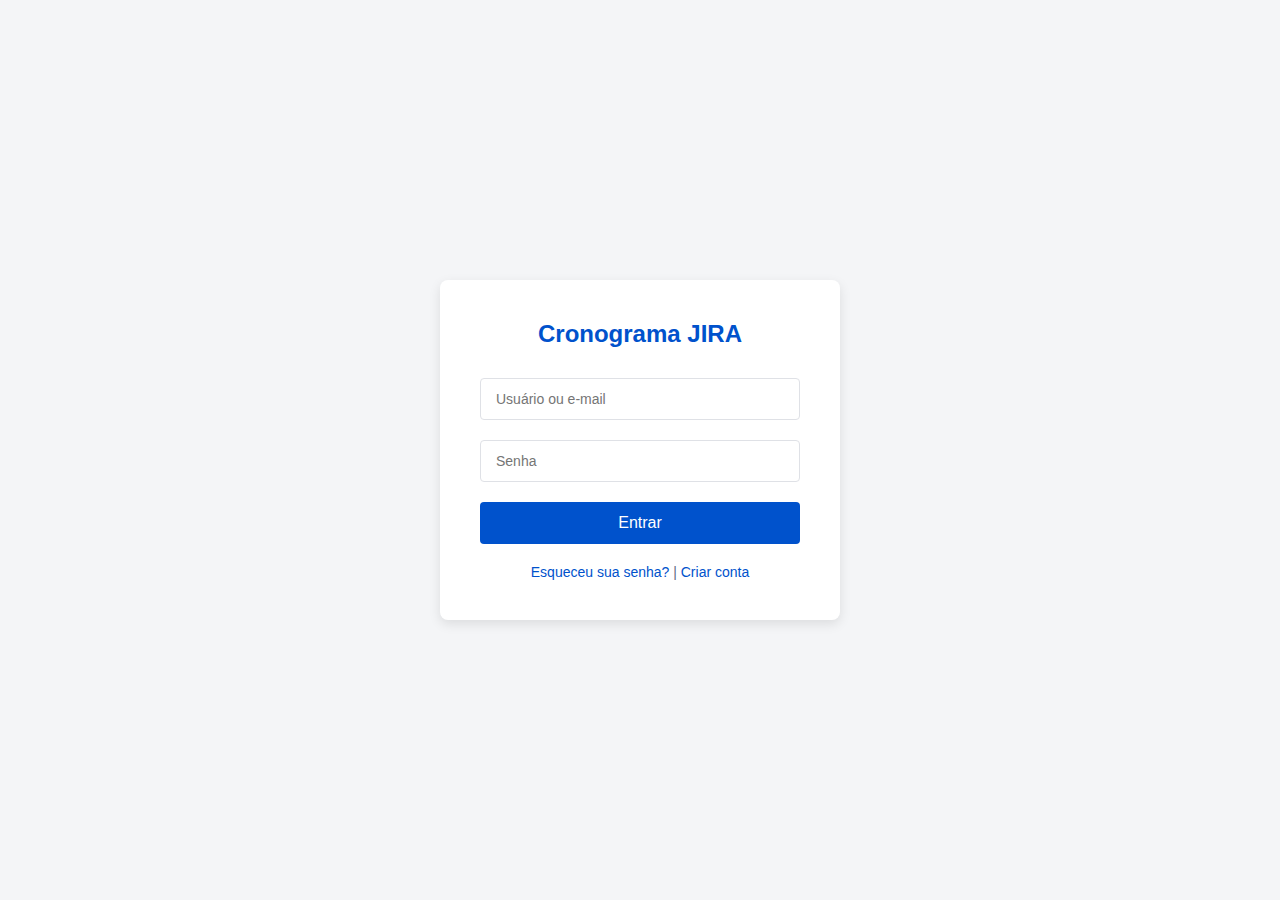
<file: cro/index.html>
<!DOCTYPE html>
<html lang="pt-BR">
<head>
    <meta charset="UTF-8">
    <meta name="viewport" content="width=device-width, initial-scale=1.0">
    <title>Login - Cronograma JIRA</title>
    <style>
        * {
            box-sizing: border-box;
            font-family: 'Segoe UI', Tahoma, Geneva, Verdana, sans-serif;
        }

        body {
            margin: 0;
            padding: 0;
            background-color: #f4f5f7;
            display: flex;
            justify-content: center;
            align-items: center;
            height: 100vh;
        }

        .login-container {
            background-color: white;
            border-radius: 8px;
            box-shadow: 0 4px 12px rgba(0, 0, 0, 0.1);
            width: 400px;
            max-width: 90%;
            padding: 40px;
            text-align: center;
        }

        .login-logo {
            color: #0052cc;
            font-size: 24px;
            font-weight: bold;
            margin-bottom: 30px;
        }

        .login-form input {
            width: 100%;
            padding: 12px 15px;
            margin-bottom: 20px;
            border: 1px solid #dfe1e6;
            border-radius: 4px;
            font-size: 14px;
        }

        .login-form input:focus {
            outline: none;
            border-color: #0052cc;
        }

        .login-button {
            width: 100%;
            padding: 12px;
            background-color: #0052cc;
            color: white;
            border: none;
            border-radius: 4px;
            font-size: 16px;
            font-weight: 500;
            cursor: pointer;
            transition: background-color 0.2s;
        }

        .login-button:hover {
            background-color: #0065ff;
        }

        .login-footer {
            margin-top: 20px;
            font-size: 14px;
            color: #5e6c84;
        }

        .login-footer a {
            color: #0052cc;
            text-decoration: none;
        }

        .error-message {
            color: #ff5630;
            font-size: 14px;
            margin-bottom: 15px;
            display: none;
        }
    </style>
</head>
<body>
    <div class="login-container">
        <div class="login-logo">Cronograma JIRA</div>
        <div class="error-message" id="error-message">Preencha todos os campos</div>
        <form class="login-form" id="login-form">
            <input type="text" id="username" placeholder="Usuário ou e-mail" required>
            <input type="password" id="password" placeholder="Senha" required>
            <button type="submit" class="login-button">Entrar</button>
        </form>
        <div class="login-footer">
            <a href="#">Esqueceu sua senha?</a> | <a href="#">Criar conta</a>
        </div>
    </div>

    <script>
        document.getElementById('login-form').addEventListener('submit', function(e) {
            e.preventDefault();

            const username = document.getElementById('username').value.trim();
            const password = document.getElementById('password').value.trim();

            if (username && password) {
                // Simula login com qualquer usuário/senha preenchidos
                const user = { name: username };
                localStorage.setItem('currentUser', JSON.stringify(user));
                window.location.href = 'cronograma.html';
            } else {
                document.getElementById('error-message').textContent = 'Preencha todos os campos';
                document.getElementById('error-message').style.display = 'block';
            }
        });
    </script>
</body>
</html>
</file>
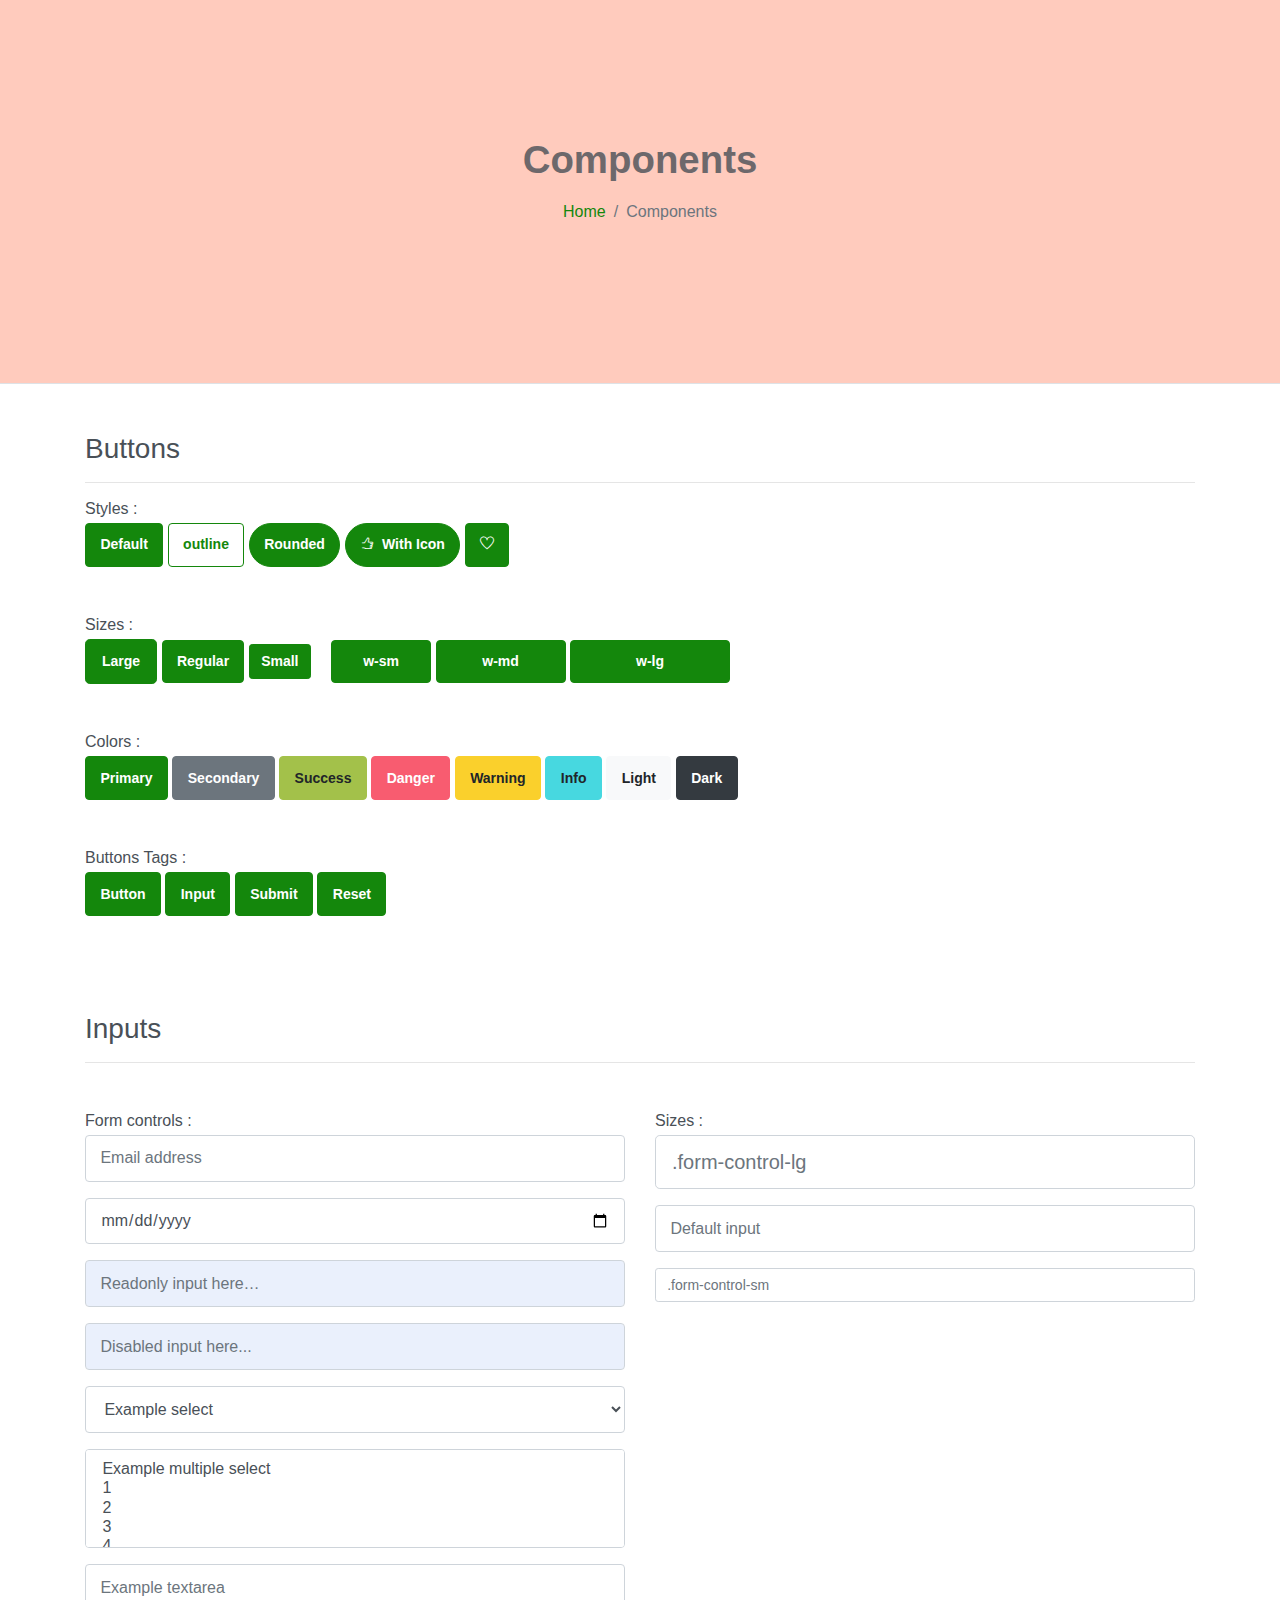
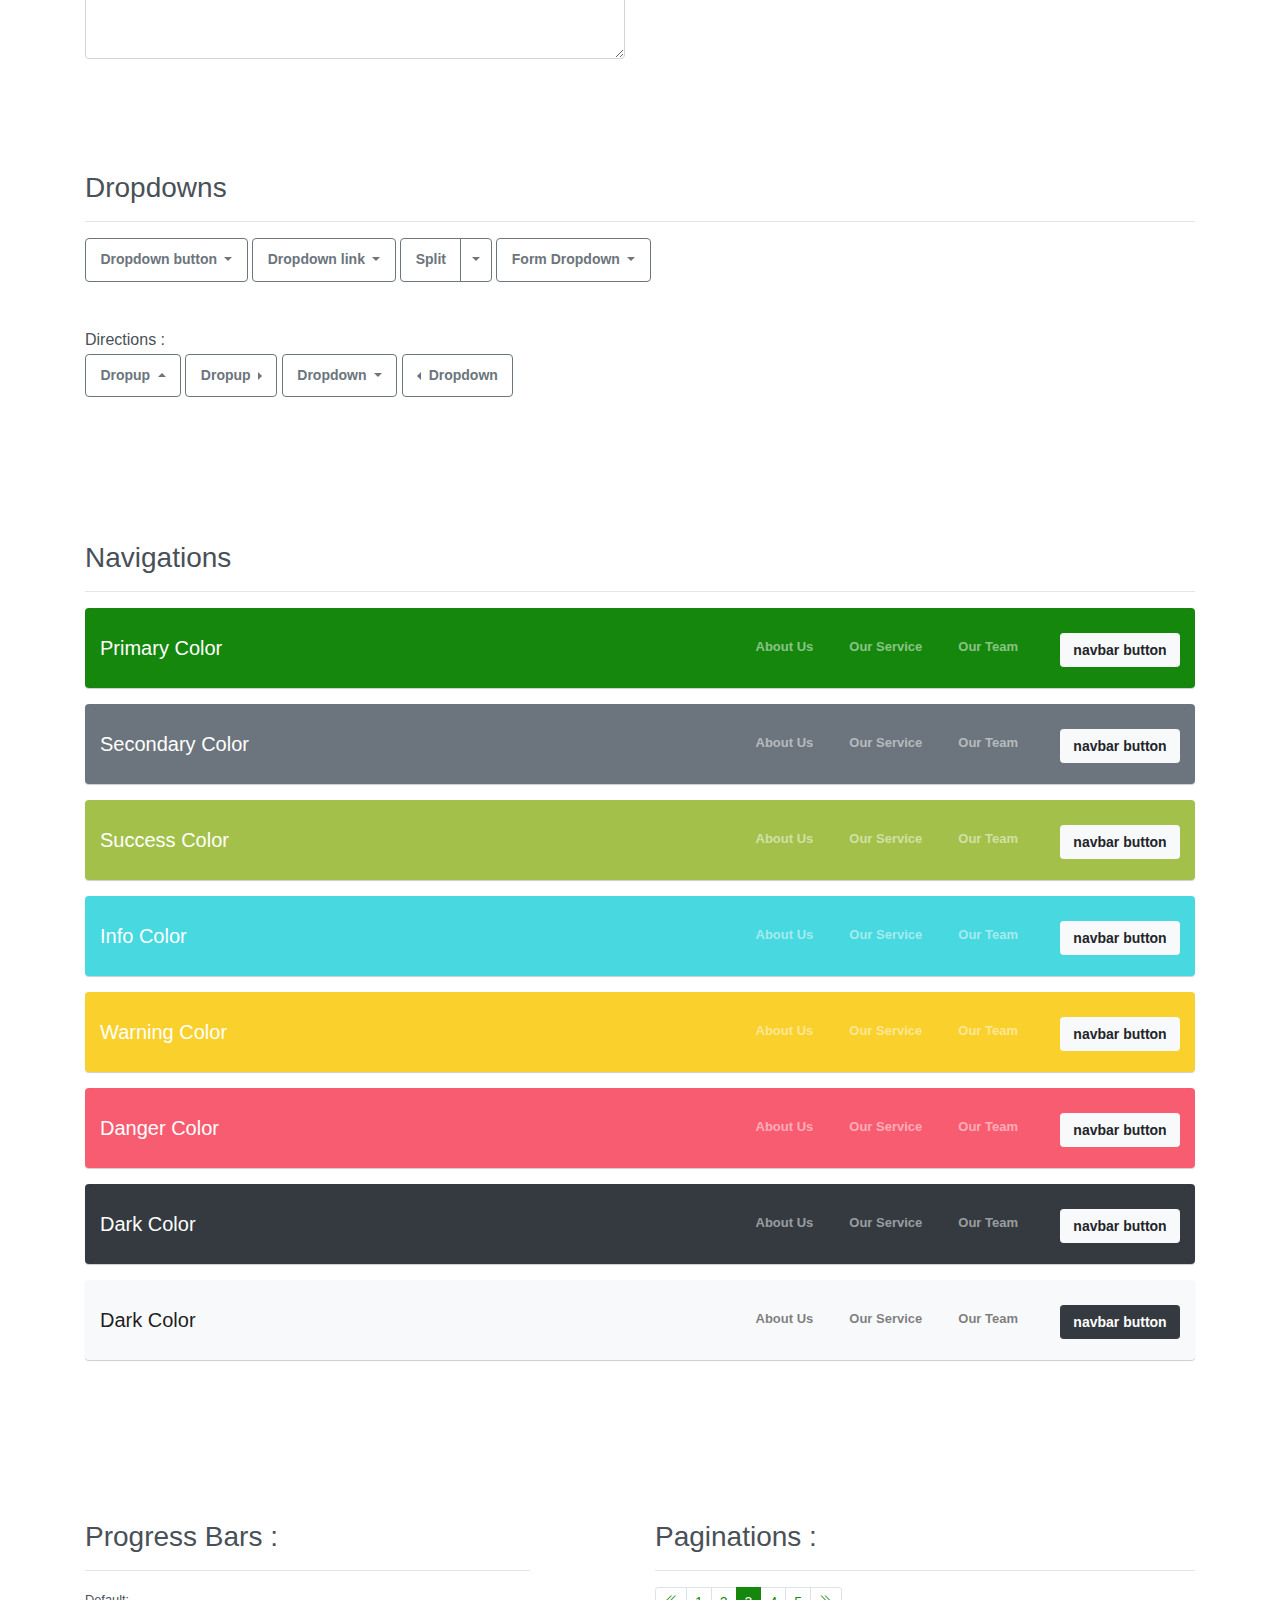
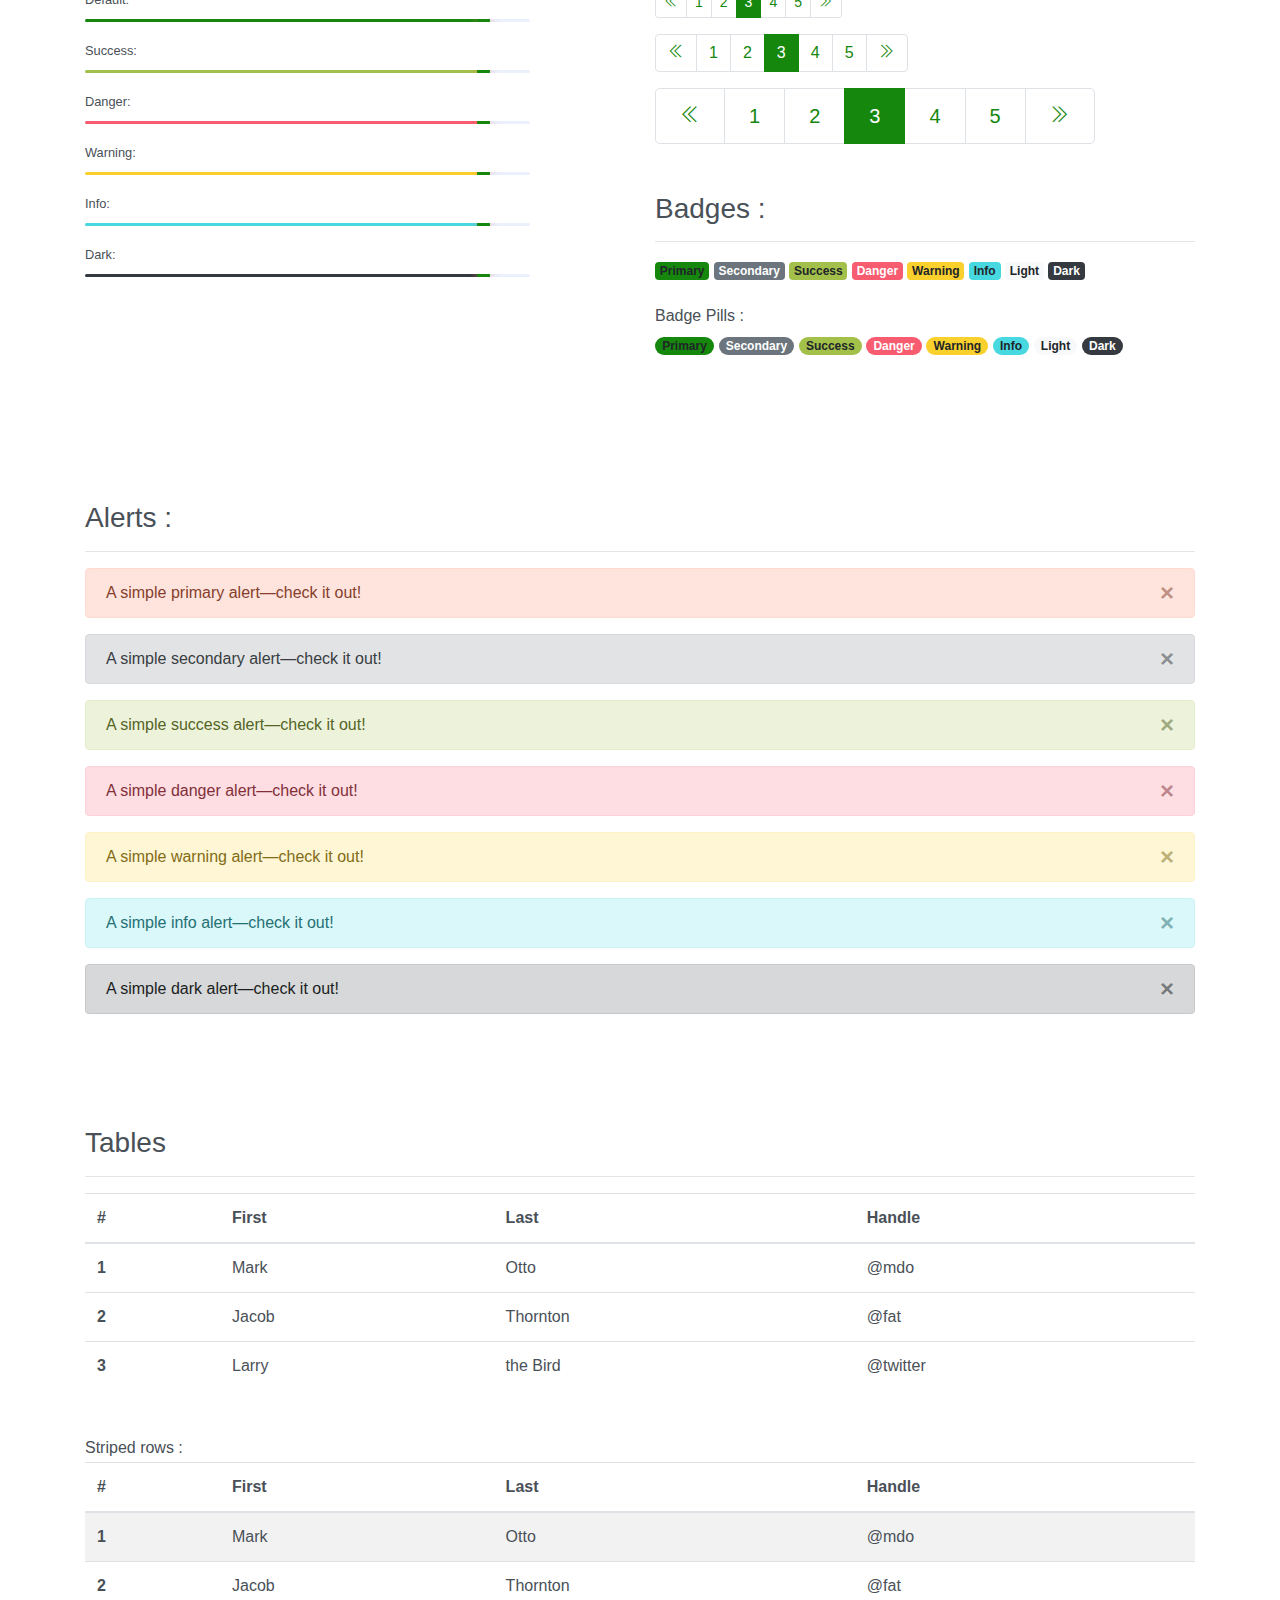
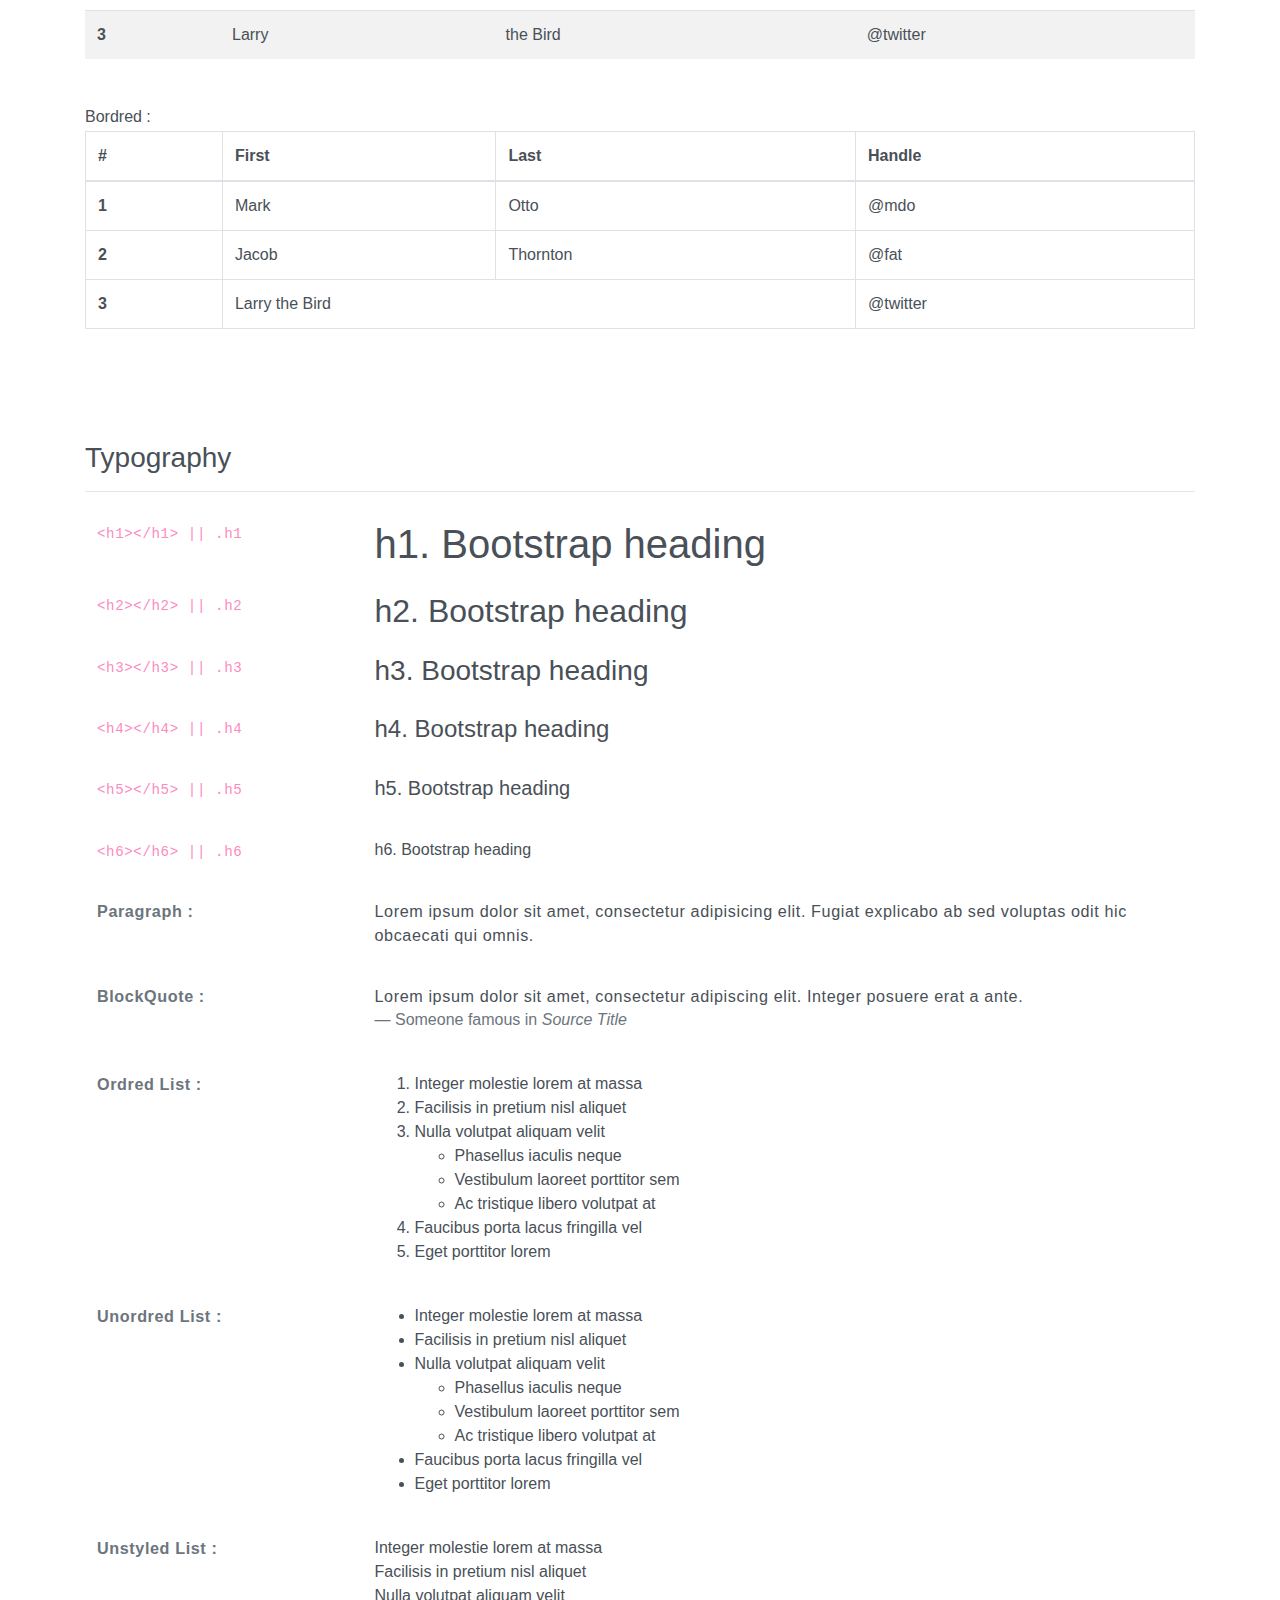
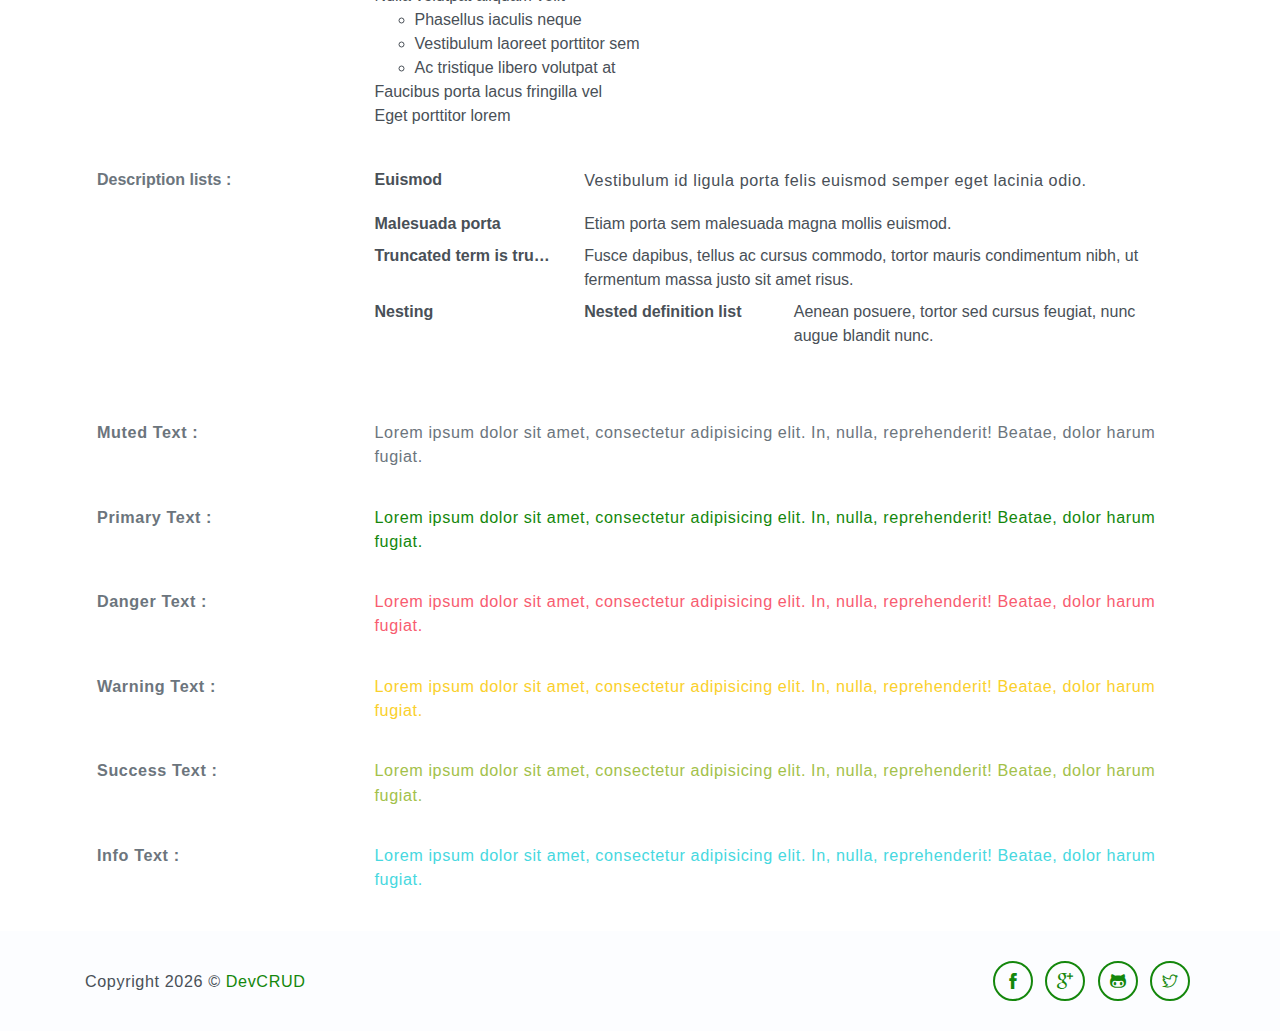
<file: components.html>
<!DOCTYPE html>
<html lang="en">
<head>
   <meta charset="utf-8">
   <meta name="viewport" content="width=device-width, initial-scale=1, shrink-to-fit=no">
   <meta name="description" content="Start your development with Steller landing page.">
   <meta name="author" content="Devcrud">
   <title>Steller | Components</title>
   <!-- font icons -->
   <link rel="stylesheet" href="assets/vendors/themify-icons/css/themify-icons.css">
   <!-- Bootstrap + Steller  -->
   <link rel="stylesheet" href="assets/css/steller.css">
</head>
<body>

   <!-- Page Header -->
   <header class="header header-mini"> 
      <div class="header-title">Components</div> 
      <nav aria-label="breadcrumb">
         <ol class="breadcrumb">
            <li class="breadcrumb-item"><a href="/">Home</a></li>
            <li class="breadcrumb-item active" aria-current="page">Components</li>
         </ol>
      </nav>
   </header> <!-- End Of Page Header -->

   <!-- main content -->
   <div class="container">

      <!-- Buttons -->
      <h3 class="mt-5">Buttons</h3>
      <hr>
      <h6 class="section-secondary-title">Styles :</h6>
      <button class="btn btn-primary">Default</button>
      <button class="btn btn-outline-primary">outline</button>
      <button class="btn btn-primary rounded">Rounded</button>
      <button class="btn btn-primary rounded"><i class="ti-thumb-up pr-1"></i> With Icon</button>
      <button class="btn btn-primary circle"><i class="ti-heart"></i></button>

      <h6 class="section-secondary-title mt-5">Sizes :</h6>
      <button class="btn btn-primary btn-lg">Large</button>
      <button class="btn btn-primary ">Regular</button>
      <button class="btn btn-primary btn-sm">Small</button>
      <button class="btn btn-primary w-sm ml-3">w-sm</button>
      <button class="btn btn-primary w-md">w-md</button>
      <button class="btn btn-primary w-lg">w-lg</button>

      <h6 class="section-secondary-title mt-5">Colors :</h6>          
      <button type="button" class="btn btn-primary">Primary</button>
      <button type="button" class="btn btn-secondary">Secondary</button>
      <button type="button" class="btn btn-success">Success</button>
      <button type="button" class="btn btn-danger">Danger</button>
      <button type="button" class="btn btn-warning">Warning</button>
      <button type="button" class="btn btn-info">Info</button>
      <button type="button" class="btn btn-light">Light</button>
      <button type="button" class="btn btn-dark">Dark</button>

      <h6 class="section-secondary-title mt-5">Buttons Tags :</h6>
      <button class="btn btn-primary" type="submit">Button</button>
      <input class="btn btn-primary" type="button" value="Input">
      <input class="btn btn-primary" type="submit" value="Submit">
      <input class="btn btn-primary" type="reset" value="Reset">
      
      <!-- devider -->
      <div class="py-5"></div>

      <!-- Inputs -->
      <h3>Inputs</h3>
      <hr>
      <div class="row mt-5">
         <div class="col-md-6">
            <h6 class="section-secondary-title">Form controls :</h6>        
            <div class="form-group">
               <input type="email" class="form-control" id="exampleFormControlInput1" placeholder="Email address">
            </div>
            <div class="form-group">
               <input type="date" class="form-control" id="exampleFormControlInput1" placeholder="Date">
            </div>
            <div class="form-group">
               <input class="form-control" type="text" placeholder="Readonly input here…" readonly>
            </div>
            <div class="form-group">
               <input class="form-control" id="disabledInput" type="text" placeholder="Disabled input here..." disabled>
            </div>
            <div class="form-group">
               <select class="form-control" id="exampleFormControlSelect1">
                  <option>Example select</option>
                  <option>1</option>
                  <option>2</option>
                  <option>3</option>
                  <option>4</option>
                  <option>5</option>
               </select>
            </div>
            <div class="form-group">
               <select multiple class="form-control" id="exampleFormControlSelect2">
                  <option>Example multiple select</option>
                  <option>1</option>
                  <option>2</option>
                  <option>3</option>
                  <option>4</option>
                  <option>5</option>
               </select>
            </div>
            <div class="form-group">
               <textarea class="form-control" id="exampleFormControlTextarea1" rows="3" placeholder="Example textarea"></textarea>
            </div>
         </div>
         <div class="col-md-6">
            <h6 class="section-secondary-title">Sizes :</h6>    
            <div class="form-group">
               <input class="form-control form-control-lg" type="text" placeholder=".form-control-lg">             
            </div>
            <div class="form-group">
               <input class="form-control" type="text" placeholder="Default input">
            </div>
            <div class="form-group">
               <input class="form-control form-control-sm" type="text" placeholder=".form-control-sm"> 
            </div>
         </div>
      </div> <!-- end of inputs -->   

      <!-- devider -->
      <div class="py-5"></div>             

      <!-- Dropdowns -->
      <h3 class="components-section-title font-weight-normal">Dropdowns</h3>
      <hr>
      <div class="dropdown d-inline-block">
         <button class="btn btn-outline-secondary dropdown-toggle" type="button" id="dropdownMenuButton" data-toggle="dropdown" aria-haspopup="true" aria-expanded="false">
         Dropdown button
         </button>
         <div class="dropdown-menu" aria-labelledby="dropdownMenuButton">
         <a class="dropdown-item" href="#">Action</a>
         <a class="dropdown-item" href="#">Another action</a>
         <a class="dropdown-item" href="#">Something else here</a>
         </div>
      </div>
      <div class="dropdown d-inline-block">
         <a class="btn btn-outline-secondary dropdown-toggle" href="#" role="button" id="dropdownMenuLink" data-toggle="dropdown" aria-haspopup="true" aria-expanded="false">
            Dropdown link
         </a>
         <div class="dropdown-menu" aria-labelledby="dropdownMenuLink">
            <a class="dropdown-item" href="#">Action</a>
            <a class="dropdown-item" href="#">Another action</a>
            <a class="dropdown-item" href="#">Something else here</a>
         </div>
      </div>
      <div class="btn-group">
         <button type="button" class="btn btn-outline-secondary">Split</button>
         <button type="button" class="btn btn-outline-secondary dropdown-toggle dropdown-toggle-split" data-toggle="dropdown" aria-haspopup="true" aria-expanded="false">
         <span class="sr-only">Toggle Dropdown</span>
         </button>
         <div class="dropdown-menu">
            <a class="dropdown-item" href="#">Action</a>
            <a class="dropdown-item" href="#">Another action</a>
            <a class="dropdown-item" href="#">Something else here</a>
            <div class="dropdown-divider"></div>
            <a class="dropdown-item" href="#">Separated link</a>
         </div>
      </div>
      <div class="btn-group">
         <button class="btn btn-outline-secondary dropdown-toggle" type="button" id="dropdownMenuButton" data-toggle="dropdown" aria-haspopup="true" aria-expanded="false">
            Form Dropdown
         </button>
         <div class="dropdown-menu form">
            <form class="px-4 py-3">
               <div class="form-group">
                  <input type="email" class="form-control" id="exampleDropdownFormEmail1" placeholder="email@example.com">
               </div>
               <div class="form-group">
                  <input type="password" class="form-control" id="exampleDropdownFormPassword1" placeholder="Password">
               </div>
               <div class="form-check mb-3">
                  <input type="checkbox" class="form-check-input" id="dropdownCheck">
                  <label class="form-check-label" for="dropdownCheck">
                     Remember me
                  </label>
               </div>
               <button type="submit" class="btn btn-primary btn-block">Sign in</button>
            </form>
            <div class="dropdown-divider"></div>
            <a class="dropdown-item" href="#"><small>New around here? Sign up</small></a>
            <a class="dropdown-item" href="#"><small>Forgot password?</small></a>
         </div>
      </div>       
      <h6 class="section-secondary-title mt-5">Directions :</h6>  
      <div class="btn-group dropup">
         <button type="button" class="btn btn-outline-secondary dropdown-toggle" data-toggle="dropdown" aria-haspopup="true" aria-expanded="false">
            Dropup
         </button>
         <div class="dropdown-menu">
            <a class="dropdown-item" href="#">Action</a>
            <a class="dropdown-item" href="#">Another action</a>
            <a class="dropdown-item" href="#">Something else here</a>
            <div class="dropdown-divider"></div>
            <a class="dropdown-item" href="#">Separated link</a>
         </div>
      </div>
      <div class="btn-group dropright">
         <button type="button" class="btn btn-outline-secondary dropdown-toggle" data-toggle="dropdown" aria-haspopup="true" aria-expanded="false">
            Dropup
         </button>
         <div class="dropdown-menu">
            <a class="dropdown-item" href="#">Action</a>
            <a class="dropdown-item" href="#">Another action</a>
            <a class="dropdown-item" href="#">Something else here</a>
            <div class="dropdown-divider"></div>
            <a class="dropdown-item" href="#">Separated link</a>
         </div>
      </div>
      <div class="btn-group">
         <button type="button" class="btn btn-outline-secondary dropdown-toggle" data-toggle="dropdown" aria-haspopup="true" aria-expanded="false">
            Dropdown
         </button>
         <div class="dropdown-menu">
            <a class="dropdown-item" href="#">Action</a>
            <a class="dropdown-item" href="#">Another action</a>
            <a class="dropdown-item" href="#">Something else here</a>
            <div class="dropdown-divider"></div>
            <a class="dropdown-item" href="#">Separated link</a>
         </div>
      </div>
      <div class="btn-group dropleft">
         <button type="button" class="btn btn-outline-secondary dropdown-toggle" data-toggle="dropdown" aria-haspopup="true" aria-expanded="false">
            Dropdown
         </button>
         <div class="dropdown-menu">
            <a class="dropdown-item" href="#">Action</a>
            <a class="dropdown-item" href="#">Another action</a>
            <a class="dropdown-item" href="#">Something else here</a>
            <div class="dropdown-divider"></div>
            <a class="dropdown-item" href="#">Separated link</a>
         </div>
      </div> <!-- end of Dropdowns -->  

      <!-- devider -->
      <div class="py-5"></div>   

      <!-- navbars -->
      <h3 class="components-section-title font-weight-normal mt-5">Navigations</h3>
      <hr>
      <nav class="navbar navbar-expand-sm navbar-dark bg-primary rounded shadow mb-3">
         <div class="container">
            <a class="navbar-brand" href="#">Primary Color</a>
            <button class="navbar-toggler ml-auto" type="button" data-toggle="collapse" data-target="#navbarSupportedContent" aria-controls="navbarSupportedContent" aria-expanded="false" aria-label="Toggle navigation">
            <span class="navbar-toggler-icon"></span>
            </button>
            <div class="collapse navbar-collapse" id="navbarSupportedContent">
               <ul class="navbar-nav ml-auto"> 
                  <li class="nav-item">
                     <a class="nav-link" href="#about">About Us</a>
                  </li>
                  <li class="nav-item">
                     <a class="nav-link" href="#service">Our Service</a>
                  </li>
                  <li class="nav-item">
                     <a class="nav-link" href="#team">Our Team</a>
                  </li>
                  <li class="nav-item">
                     <a href="#book-table" class="ml-4 mt-1 btn btn-light btn-sm">navbar button</a>
                  </li>
               </ul>                       
            </div>
         </div>
      </nav>
      <nav class="navbar navbar-expand-sm navbar-dark bg-secondary rounded shadow mb-3">
         <div class="container">
            <a class="navbar-brand" href="#">Secondary Color</a>
            <button class="navbar-toggler ml-auto" type="button" data-toggle="collapse" data-target="#navbarSupportedContent" aria-controls="navbarSupportedContent" aria-expanded="false" aria-label="Toggle navigation">
            <span class="navbar-toggler-icon"></span>
            </button>
            <div class="collapse navbar-collapse" id="navbarSupportedContent">
               <ul class="navbar-nav ml-auto"> 
                  <li class="nav-item">
                     <a class="nav-link" href="#about">About Us</a>
                  </li>
                  <li class="nav-item">
                     <a class="nav-link" href="#service">Our Service</a>
                  </li>
                  <li class="nav-item">
                     <a class="nav-link" href="#team">Our Team</a>
                  </li>
                  <li class="nav-item">
                     <a href="#book-table" class="ml-4 mt-1 btn btn-light btn-sm">navbar button</a>
                  </li>
               </ul>                       
            </div>
         </div>
      </nav>
      <nav class="navbar navbar-expand-sm navbar-dark bg-success rounded shadow mb-3">
         <div class="container">
            <a class="navbar-brand" href="#">Success Color</a>
            <button class="navbar-toggler ml-auto" type="button" data-toggle="collapse" data-target="#navbarSupportedContent" aria-controls="navbarSupportedContent" aria-expanded="false" aria-label="Toggle navigation">
            <span class="navbar-toggler-icon"></span>
            </button>
            <div class="collapse navbar-collapse" id="navbarSupportedContent">
               <ul class="navbar-nav ml-auto"> 
                  <li class="nav-item">
                     <a class="nav-link" href="#about">About Us</a>
                  </li>
                  <li class="nav-item">
                     <a class="nav-link" href="#service">Our Service</a>
                  </li>
                  <li class="nav-item">
                     <a class="nav-link" href="#team">Our Team</a>
                  </li>
                  <li class="nav-item">
                     <a href="#book-table" class="ml-4 mt-1 btn btn-light btn-sm">navbar button</a>
                  </li>
               </ul>                       
            </div>
         </div>
      </nav>
      <nav class="navbar navbar-expand-sm navbar-dark bg-info rounded shadow mb-3">
         <div class="container">
            <a class="navbar-brand" href="#">Info Color</a>
            <button class="navbar-toggler ml-auto" type="button" data-toggle="collapse" data-target="#navbarSupportedContent" aria-controls="navbarSupportedContent" aria-expanded="false" aria-label="Toggle navigation">
            <span class="navbar-toggler-icon"></span>
            </button>
            <div class="collapse navbar-collapse" id="navbarSupportedContent">
               <ul class="navbar-nav ml-auto"> 
                  <li class="nav-item">
                     <a class="nav-link" href="#about">About Us</a>
                  </li>
                  <li class="nav-item">
                     <a class="nav-link" href="#service">Our Service</a>
                  </li>
                  <li class="nav-item">
                     <a class="nav-link" href="#team">Our Team</a>
                  </li>
                  <li class="nav-item">
                     <a href="#book-table" class="ml-4 mt-1 btn btn-light btn-sm">navbar button</a>
                  </li>
               </ul>                       
            </div>
         </div>
      </nav>
      <nav class="navbar navbar-expand-sm navbar-dark bg-warning rounded shadow mb-3">
         <div class="container">
            <a class="navbar-brand" href="#">Warning Color</a>
            <button class="navbar-toggler ml-auto" type="button" data-toggle="collapse" data-target="#navbarSupportedContent" aria-controls="navbarSupportedContent" aria-expanded="false" aria-label="Toggle navigation">
            <span class="navbar-toggler-icon"></span>
            </button>
            <div class="collapse navbar-collapse" id="navbarSupportedContent">
               <ul class="navbar-nav ml-auto"> 
                  <li class="nav-item">
                     <a class="nav-link" href="#about">About Us</a>
                  </li>
                  <li class="nav-item">
                     <a class="nav-link" href="#service">Our Service</a>
                  </li>
                  <li class="nav-item">
                     <a class="nav-link" href="#team">Our Team</a>
                  </li>
                  <li class="nav-item">
                     <a href="#book-table" class="ml-4 mt-1 btn btn-light btn-sm">navbar button</a>
                  </li>
               </ul>                       
            </div>
         </div>
      </nav>
      <nav class="navbar navbar-expand-sm navbar-dark bg-danger rounded shadow mb-3">
         <div class="container">
            <a class="navbar-brand" href="#">Danger Color</a>
            <button class="navbar-toggler ml-auto" type="button" data-toggle="collapse" data-target="#navbarSupportedContent" aria-controls="navbarSupportedContent" aria-expanded="false" aria-label="Toggle navigation">
            <span class="navbar-toggler-icon"></span>
            </button>
            <div class="collapse navbar-collapse" id="navbarSupportedContent">
               <ul class="navbar-nav ml-auto"> 
                  <li class="nav-item">
                     <a class="nav-link" href="#about">About Us</a>
                  </li>
                  <li class="nav-item">
                     <a class="nav-link" href="#service">Our Service</a>
                  </li>
                  <li class="nav-item">
                     <a class="nav-link" href="#team">Our Team</a>
                  </li>
                  <li class="nav-item">
                     <a href="#book-table" class="ml-4 mt-1 btn btn-light btn-sm">navbar button</a>
                  </li>
               </ul>                       
            </div>
         </div>
      </nav>
      <nav class="navbar navbar-expand-sm navbar-dark bg-dark rounded shadow mb-3">
         <div class="container">
            <a class="navbar-brand" href="#">Dark Color</a>
            <button class="navbar-toggler ml-auto" type="button" data-toggle="collapse" data-target="#navbarSupportedContent" aria-controls="navbarSupportedContent" aria-expanded="false" aria-label="Toggle navigation">
            <span class="navbar-toggler-icon"></span>
            </button>
            <div class="collapse navbar-collapse" id="navbarSupportedContent">
               <ul class="navbar-nav ml-auto"> 
                  <li class="nav-item">
                     <a class="nav-link" href="#about">About Us</a>
                  </li>
                  <li class="nav-item">
                     <a class="nav-link" href="#service">Our Service</a>
                  </li>
                  <li class="nav-item">
                     <a class="nav-link" href="#team">Our Team</a>
                  </li>
                  <li class="nav-item">
                     <a href="#book-table" class="ml-4 mt-1 btn btn-light btn-sm">navbar button</a>
                  </li>
               </ul>                       
            </div>
         </div>
      </nav>
      <nav class="navbar navbar-expand-sm navbar-light bg-light rounded shadow mb-3">
         <div class="container">
            <a class="navbar-brand" href="#">Dark Color</a>
            <button class="navbar-toggler ml-auto" type="button" data-toggle="collapse" data-target="#navbarSupportedContent" aria-controls="navbarSupportedContent" aria-expanded="false" aria-label="Toggle navigation">
            <span class="navbar-toggler-icon"></span>
            </button>
            <div class="collapse navbar-collapse" id="navbarSupportedContent">
               <ul class="navbar-nav ml-auto"> 
                  <li class="nav-item">
                     <a class="nav-link" href="#about">About Us</a>
                  </li>
                  <li class="nav-item">
                     <a class="nav-link" href="#service">Our Service</a>
                  </li>
                  <li class="nav-item">
                     <a class="nav-link" href="#team">Our Team</a>
                  </li>
                  <li class="nav-item">
                     <a href="#book-table" class="ml-4 mt-1 btn btn-dark btn-sm">navbar button</a>
                  </li>
               </ul>                       
            </div>
         </div>
      </nav>
      <!-- End of navbars -->

      <!-- devider -->
      <div class="py-5"></div>   
      
      <!-- progress bars -->
      <div class="row justify-content-between">
         <div class="col-md-5">
            <h3 class="components-section-title font-weight-normal mt-5">Progress Bars :</h3>
            <hr>
            <small>Default: </small>
            <div class="progress mt-2 mb-3">
               <div class="progress-bar" role="progressbar" style="width: 90%" aria-valuenow="25" aria-valuemin="0" aria-valuemax="100"><span>90%</span></div>
            </div>
            <small>Success:</small>
            <div class="progress mt-2 mb-3">
               <div class="progress-bar bg-success" role="progressbar" style="width: 90%" aria-valuenow="25" aria-valuemin="0" aria-valuemax="100"><span>90%</span></div>
            </div>
            <small>Danger:</small>
            <div class="progress mt-2 mb-3">
               <div class="progress-bar bg-danger" role="progressbar" style="width: 90%" aria-valuenow="25" aria-valuemin="0" aria-valuemax="100"><span>90%</span></div>
            </div>
            <small>Warning:</small>
            <div class="progress mt-2 mb-3">
               <div class="progress-bar bg-warning" role="progressbar" style="width: 90%" aria-valuenow="25" aria-valuemin="0" aria-valuemax="100"><span>90%</span></div>
            </div>
            <small>Info:</small>
            <div class="progress mt-2 mb-3">
               <div class="progress-bar bg-info" role="progressbar" style="width: 90%" aria-valuenow="25" aria-valuemin="0" aria-valuemax="100"><span>90%</span></div>
            </div>
            <small>Dark:</small>
            <div class="progress mt-2 mb-3">
               <div class="progress-bar bg-dark" role="progressbar" style="width: 90%" aria-valuenow="25" aria-valuemin="0" aria-valuemax="100"><span>90%</span></div>
            </div>
         </div>
         <div class="col-md-6">
            <h3 class="components-section-title font-weight-normal mt-5">Paginations :</h3>
            <hr>
            <nav aria-label="Page navigation example">
               <ul class="pagination pagination-sm">
                  <li class="page-item"><a class="page-link" href="#"><i class="ti-angle-double-left"></i></a></li>
                  <li class="page-item"><a class="page-link" href="#">1</a></li>
                  <li class="page-item"><a class="page-link" href="#">2</a></li>
                  <li class="page-item active"><a class="page-link" href="#">3</a></li>
                  <li class="page-item"><a class="page-link" href="#">4</a></li>
                  <li class="page-item"><a class="page-link" href="#">5</a></li>
                  <li class="page-item"><a class="page-link" href="#"><i class="ti-angle-double-right"></i></a></li>
               </ul>
            </nav>
            <nav aria-label="Page navigation example">
               <ul class="pagination">
               <li class="page-item"><a class="page-link" href="#"><i class="ti-angle-double-left"></i></a></li>
                  <li class="page-item"><a class="page-link" href="#">1</a></li>
                  <li class="page-item"><a class="page-link" href="#">2</a></li>
                  <li class="page-item active"><a class="page-link" href="#">3</a></li>
                  <li class="page-item"><a class="page-link" href="#">4</a></li>
                  <li class="page-item"><a class="page-link" href="#">5</a></li>
                  <li class="page-item"><a class="page-link" href="#"><i class="ti-angle-double-right"></i></a></li>
               </ul>
            </nav>
            <nav aria-label="Page navigation example">
               <ul class="pagination pagination-lg">
                  <li class="page-item"><a class="page-link" href="#"><i class="ti-angle-double-left"></i></a></li>
                  <li class="page-item"><a class="page-link" href="#">1</a></li>
                  <li class="page-item"><a class="page-link" href="#">2</a></li>
                  <li class="page-item active"><a class="page-link" href="#">3</a></li>
                  <li class="page-item"><a class="page-link" href="#">4</a></li>
                  <li class="page-item"><a class="page-link" href="#">5</a></li>
                  <li class="page-item"><a class="page-link" href="#"><i class="ti-angle-double-right"></i></a></li>
               </ul>
            </nav>

            <!-- Badges -->
            <h3 class="components-section-title font-weight-normal mt-5">Badges :</h3>
            <hr>
            <span class="badge badge-primary">Primary</span>
            <span class="badge badge-secondary">Secondary</span>
            <span class="badge badge-success">Success</span>
            <span class="badge badge-danger">Danger</span>
            <span class="badge badge-warning">Warning</span>
            <span class="badge badge-info">Info</span>
            <span class="badge badge-light">Light</span>
            <span class="badge badge-dark">Dark</span>
            <h6 class="section-secondary-title mt-4 mb-2">Badge Pills :</h6>
            <span class="badge badge-pill badge-primary">Primary</span>
            <span class="badge badge-pill badge-secondary">Secondary</span>
            <span class="badge badge-pill badge-success">Success</span>
            <span class="badge badge-pill badge-danger">Danger</span>
            <span class="badge badge-pill badge-warning">Warning</span>
            <span class="badge badge-pill badge-info">Info</span>
            <span class="badge badge-pill badge-light">Light</span>
            <span class="badge badge-pill badge-dark">Dark</span>
         </div>
      </div> <!-- End of Progress bars -->

      <!-- devider -->
      <div class="py-5"></div>  

      <!-- Alerts -->
      <h3 class="components-section-title font-weight-normal mt-5">Alerts :</h3>
      <hr>
      <div class="alert alert-primary alert-dismissible fade show" role="alert">
         A simple primary alert—check it out!
         <button type="button" class="close" data-dismiss="alert" aria-label="Close">
            <span aria-hidden="true">&times;</span>
         </button>
      </div>
      <div class="alert alert-secondary alert-dismissible fade show" role="alert">
         A simple secondary alert—check it out!
         <button type="button" class="close" data-dismiss="alert" aria-label="Close">
            <span aria-hidden="true">&times;</span>
         </button>
      </div>
      <div class="alert alert-success alert-dismissible fade show" role="alert">
         A simple success alert—check it out!
         <button type="button" class="close" data-dismiss="alert" aria-label="Close">
            <span aria-hidden="true">&times;</span>
         </button>
      </div>
      <div class="alert alert-danger alert-dismissible fade show" role="alert">
         A simple danger alert—check it out!
         <button type="button" class="close" data-dismiss="alert" aria-label="Close">
            <span aria-hidden="true">&times;</span>
         </button>
      </div>
      <div class="alert alert-warning alert-dismissible fade show" role="alert">
         A simple warning alert—check it out!
         <button type="button" class="close" data-dismiss="alert" aria-label="Close">
            <span aria-hidden="true">&times;</span>
         </button>
      </div>
      <div class="alert alert-info alert-dismissible fade show" role="alert">
         A simple info alert—check it out!
         <button type="button" class="close" data-dismiss="alert" aria-label="Close">
            <span aria-hidden="true">&times;</span>
         </button>
      </div>
      <div class="alert alert-dark alert-dismissible fade show" role="alert">
         A simple dark alert—check it out!
         <button type="button" class="close" data-dismiss="alert" aria-label="Close">
            <span aria-hidden="true">&times;</span>
         </button>
      </div>
      <!-- end of alerts -->

      <!-- devider -->
      <div class="py-5"></div> 
   
      <!-- tables -->
      <h3 class="components-section-title">Tables</h3>
      <hr>
      <table class="table">
         <thead>
            <tr>
               <th scope="col">#</th>
               <th scope="col">First</th>
               <th scope="col">Last</th>
               <th scope="col">Handle</th>
            </tr>
         </thead>
         <tbody>
            <tr>
               <th scope="row">1</th>
               <td>Mark</td>
               <td>Otto</td>
               <td>@mdo</td>
            </tr>
            <tr>
               <th scope="row">2</th>
               <td>Jacob</td>
               <td>Thornton</td>
               <td>@fat</td>
            </tr>
            <tr>
               <th scope="row">3</th>
               <td>Larry</td>
               <td>the Bird</td>
               <td>@twitter</td>
            </tr>
         </tbody>
      </table>

      <h6 class="section-secondary-title mt-5">Striped rows :</h6>
      <table class="table table-striped">
         <thead>
            <tr>
               <th scope="col">#</th>
               <th scope="col">First</th>
               <th scope="col">Last</th>
               <th scope="col">Handle</th>
            </tr>
         </thead>
         <tbody>
            <tr>
               <th scope="row">1</th>
               <td>Mark</td>
               <td>Otto</td>
               <td>@mdo</td>
            </tr>
            <tr>
               <th scope="row">2</th>
               <td>Jacob</td>
               <td>Thornton</td>
               <td>@fat</td>
            </tr>
            <tr>
               <th scope="row">3</th>
               <td>Larry</td>
               <td>the Bird</td>
               <td>@twitter</td>
            </tr>
         </tbody>
      </table>

      <h6 class="section-secondary-title mt-5">Bordred :</h6>
      <table class="table table-bordered">
         <thead>
            <tr>
               <th scope="col">#</th>
               <th scope="col">First</th>
               <th scope="col">Last</th>
               <th scope="col">Handle</th>
            </tr>
         </thead>
         <tbody>
            <tr>
               <th scope="row">1</th>
               <td>Mark</td>
               <td>Otto</td>
               <td>@mdo</td>
            </tr>
            <tr>
               <th scope="row">2</th>
               <td>Jacob</td>
               <td>Thornton</td>
               <td>@fat</td>
            </tr>
            <tr>
               <th scope="row">3</th>
               <td colspan="2">Larry the Bird</td>
               <td>@twitter</td>
            </tr>
         </tbody>
      </table>
      <!-- end of tables -->

      <!-- devider -->
      <div class="py-5"></div> 

      <!-- typography -->
      <h3 class="components-section-title">Typography</h3>
      <hr>
     
      <table class="table table-borderless v-align-center">
         <tbody>
            <tr>
               <td>
                  <p><code class="highlighter-rouge">&lt;h1&gt;&lt;/h1&gt; || .h1</code></p>
               </td>
               <td class="w-75"><span class="h1">h1. Bootstrap heading</span></td>
            </tr>
            <tr>
               <td>
                  <p><code class="highlighter-rouge">&lt;h2&gt;&lt;/h2&gt; || .h2</code></p>
               </td>
               <td><span class="h2">h2. Bootstrap heading</span></td>
            </tr>
            <tr>
               <td>
                  <p><code class="highlighter-rouge">&lt;h3&gt;&lt;/h3&gt; || .h3</code></p>
               </td>
               <td><span class="h3">h3. Bootstrap heading</span></td>
            </tr>
            <tr>
               <td>
                  <p><code class="highlighter-rouge">&lt;h4&gt;&lt;/h4&gt; || .h4</code></p>
               </td>
               <td><span class="h4">h4. Bootstrap heading</span></td>
            </tr>
            <tr>
               <td>
                  <p><code class="highlighter-rouge">&lt;h5&gt;&lt;/h5&gt; || .h5</code></p>
               </td>
               <td><span class="h5">h5. Bootstrap heading</span></td>
            </tr>
            <tr>
               <td>
                  <p><code class="highlighter-rouge">&lt;h6&gt;&lt;/h6&gt; || .h6</code></p>
               </td>
               <td><span class="h6">h6. Bootstrap heading</span></td>
            </tr>
            <tr>
               <td>
                  <p class="font-weight-bold text-muted">Paragraph :</p>
               </td>
               <td><p>Lorem ipsum dolor sit amet, consectetur adipisicing elit. Fugiat explicabo ab sed voluptas odit hic obcaecati qui omnis.</p></td>
            </tr>
            <tr>
               <td>
                  <p class="font-weight-bold text-muted">BlockQuote :</p>
               </td>
               <td>
                  <blockquote class="blockquote">
                     <p class="mb-0">Lorem ipsum dolor sit amet, consectetur adipiscing elit. Integer posuere erat a ante.</p>
                     <footer class="blockquote-footer">Someone famous in <cite title="Source Title">Source Title</cite></footer>
                  </blockquote>
               </td>
            </tr>

            <tr>
               <td><p class="font-weight-bold text-muted">Ordred List :</p></td>
               <td>
                  <ol>
                     <li>Integer molestie lorem at massa</li>
                     <li>Facilisis in pretium nisl aliquet</li>
                     <li>Nulla volutpat aliquam velit
                        <ul>
                           <li>Phasellus iaculis neque</li>
                           <li>Vestibulum laoreet porttitor sem</li>
                           <li>Ac tristique libero volutpat at</li>
                        </ul>
                     </li>
                     <li>Faucibus porta lacus fringilla vel</li>
                     <li>Eget porttitor lorem</li>
                  </ol>
               </td>
            </tr>
            <tr>
               <td><p class="font-weight-bold text-muted">Unordred List :</p></td>
               <td>
                  <ul >
                     <li>Integer molestie lorem at massa</li>
                     <li>Facilisis in pretium nisl aliquet</li>
                     <li>Nulla volutpat aliquam velit
                        <ul>
                           <li>Phasellus iaculis neque</li>
                           <li>Vestibulum laoreet porttitor sem</li>
                           <li>Ac tristique libero volutpat at</li>
                        </ul>
                     </li>
                     <li>Faucibus porta lacus fringilla vel</li>
                     <li>Eget porttitor lorem</li>
                  </ul>
               </td>
            </tr>
            <tr>
               <td><p class="font-weight-bold text-muted">Unstyled List :</p></td>
               <td>
                  <ul class="list-unstyled">
                     <li>Integer molestie lorem at massa</li>
                     <li>Facilisis in pretium nisl aliquet</li>
                     <li>Nulla volutpat aliquam velit
                        <ul>
                           <li>Phasellus iaculis neque</li>
                           <li>Vestibulum laoreet porttitor sem</li>
                           <li>Ac tristique libero volutpat at</li>
                        </ul>
                     </li>
                     <li>Faucibus porta lacus fringilla vel</li>
                     <li>Eget porttitor lorem</li>
                  </ul>
               </td>
            </tr>
            <tr>
               <td class="font-weight-bold text-muted">Description lists : </td>
               <td>
                  <dl class="row">
                     <dt class="col-sm-3">Euismod</dt>
                     <dd class="col-sm-9">
                        <p>Vestibulum id ligula porta felis euismod semper eget lacinia odio.</p>
                     </dd>

                     <dt class="col-sm-3">Malesuada porta</dt>
                     <dd class="col-sm-9">Etiam porta sem malesuada magna mollis euismod.</dd>

                     <dt class="col-sm-3 text-truncate">Truncated term is truncated</dt>
                     <dd class="col-sm-9">Fusce dapibus, tellus ac cursus commodo, tortor mauris condimentum nibh, ut fermentum massa justo sit amet risus.</dd>

                     <dt class="col-sm-3">Nesting</dt>
                     <dd class="col-sm-9">
                        <dl class="row">
                           <dt class="col-sm-4">Nested definition list</dt>
                           <dd class="col-sm-8">Aenean posuere, tortor sed cursus feugiat, nunc augue blandit nunc.</dd>
                        </dl>
                     </dd>
                  </dl>
               </td>
            </tr>
            <tr>
               <td>
                  <p class="font-weight-bold text-muted">Muted Text :</p>
               </td>
               <td>
                  <p class="text-muted">Lorem ipsum dolor sit amet, consectetur adipisicing elit. In, nulla, reprehenderit! Beatae, dolor harum fugiat.</p>
               </td>
            </tr>
            <tr>
               <td>
                  <p class="font-weight-bold text-muted">Primary Text :</p>
               </td>
               <td>
                  <p class="text-primary">Lorem ipsum dolor sit amet, consectetur adipisicing elit. In, nulla, reprehenderit! Beatae, dolor harum fugiat.</p>
               </td>
            </tr>
            <tr>
               <td>
                  <p class="font-weight-bold text-muted">Danger Text :</p>
               </td>
               <td>
                  <p class="text-danger">Lorem ipsum dolor sit amet, consectetur adipisicing elit. In, nulla, reprehenderit! Beatae, dolor harum fugiat.</p>
               </td>
            </tr>
            <tr>
               <td>
                  <p class="font-weight-bold text-muted">Warning Text :</p>
               </td>
               <td>
                  <p class="text-warning">Lorem ipsum dolor sit amet, consectetur adipisicing elit. In, nulla, reprehenderit! Beatae, dolor harum fugiat.</p>
               </td>
            </tr>
            <tr>
               <td>
                  <p class="font-weight-bold text-muted">Success Text :</p>
               </td>
               <td>
                  <p class="text-success">Lorem ipsum dolor sit amet, consectetur adipisicing elit. In, nulla, reprehenderit! Beatae, dolor harum fugiat.</p>
               </td>
            </tr>
            <tr>
               <td>
                  <p class="font-weight-bold text-muted">Info Text :</p>
               </td>
               <td>
                  <p class="text-info">Lorem ipsum dolor sit amet, consectetur adipisicing elit. In, nulla, reprehenderit! Beatae, dolor harum fugiat.</p>
               </td>
            </tr>
         </tbody>
      </table>
   </div>
   <!-- end of typography -->

   <!-- Page Footer -->
    <footer class="page-footer">
        <div class="container">
            <div class="row align-items-center">
                <div class="col-sm-6">
                    <p>Copyright <script>document.write(new Date().getFullYear())</script> &copy; <a href="http://www.devcrud.com" target="_blank">DevCRUD</a></p>
                </div>
                <div class="col-sm-6">
                    <div class="socials">
                        <a class="social-item" href="javascript:void(0)"><i class="ti-facebook"></i></a>
                        <a class="social-item" href="javascript:void(0)"><i class="ti-google"></i></a>
                        <a class="social-item" href="javascript:void(0)"><i class="ti-github"></i></a>
                        <a class="social-item" href="javascript:void(0)"><i class="ti-twitter"></i></a>
                    </div>
                </div>
            </div>
        </div>
    </footer> 
    <!-- End of page footer -->
   
   <!-- core  -->
    <script src="assets/vendors/jquery/jquery-3.4.1.js"></script>
   <script src="assets/vendors/bootstrap/bootstrap.bundle.js"></script>

    <!-- steller js -->
    <script src="assets/js/steller.js"></script>

</body>
</html>
</file>
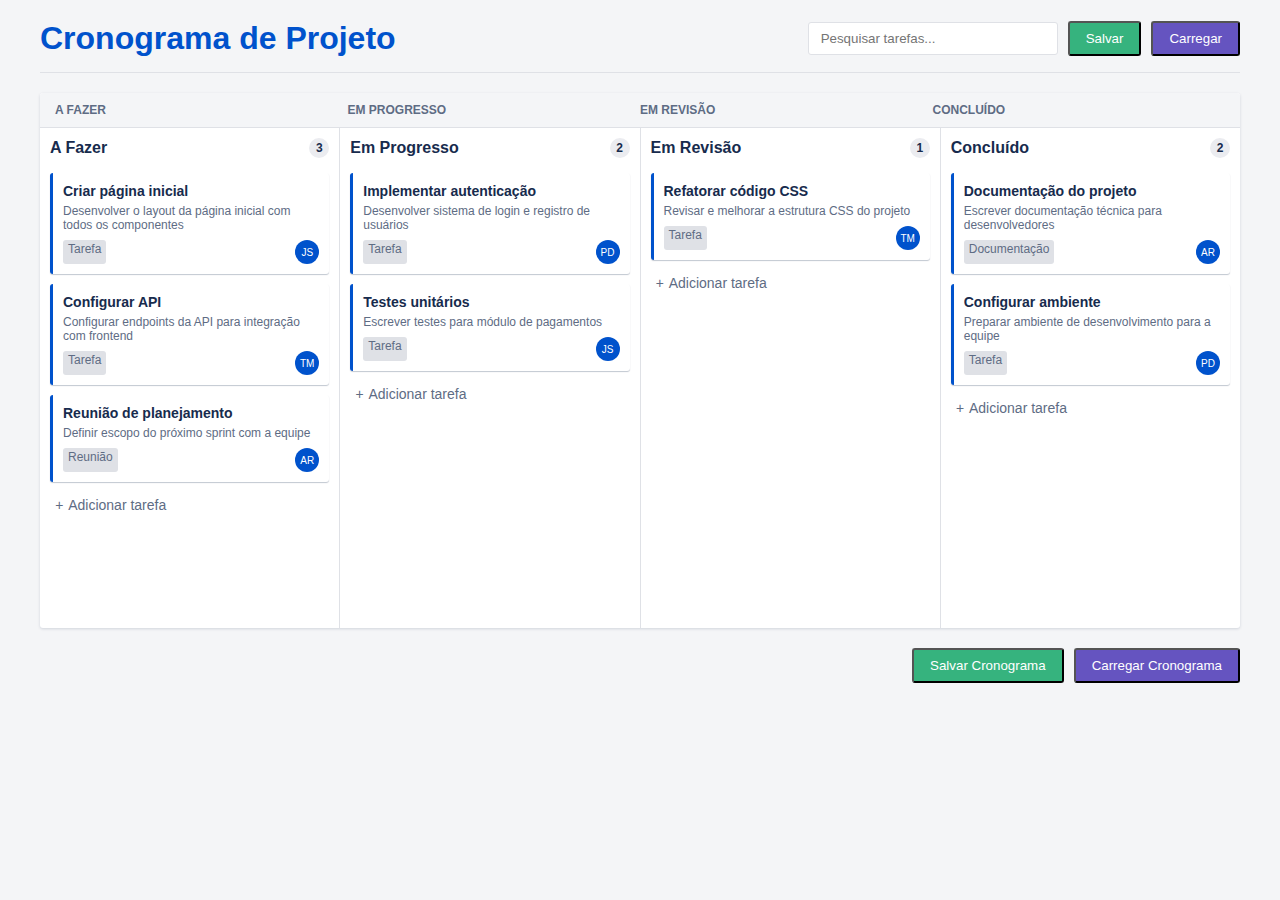
<file: cro/cronograma.html>
<!DOCTYPE html>
<html lang="pt-BR">
<head>
    <meta charset="UTF-8">
    <meta name="viewport" content="width=device-width, initial-scale=1.0">
    <title>Cronograma no Estilo JIRA</title>
    <style>
        * {
            box-sizing: border-box;
            font-family: 'Segoe UI', Tahoma, Geneva, Verdana, sans-serif;
        }
        
        body {
            margin: 0;
            padding: 20px;
            background-color: #f4f5f7;
            color: #172b4d;
        }
        
        .container {
            max-width: 1200px;
            margin: 0 auto;
        }
        
        header {
            display: flex;
            justify-content: space-between;
            align-items: center;
            margin-bottom: 20px;
            padding-bottom: 15px;
            border-bottom: 1px solid #dfe1e6;
        }
        
        h1 {
            margin: 0;
            color: #0052cc;
        }
        
        .search-bar {
            display: flex;
            align-items: center;
            gap: 10px;
        }
        
        .search-bar input {
            padding: 8px 12px;
            border: 1px solid #dfe1e6;
            border-radius: 3px;
            width: 250px;
        }
        
        .board {
            background-color: white;
            border-radius: 3px;
            box-shadow: 0 1px 3px rgba(9, 30, 66, 0.15);
            overflow: hidden;
        }
        
        .board-header {
            display: flex;
            background-color: #f4f5f7;
            padding: 10px 15px;
            border-bottom: 1px solid #dfe1e6;
        }
        
        .board-header-item {
            flex: 1;
            font-weight: 600;
            color: #5e6c84;
            text-transform: uppercase;
            font-size: 12px;
        }
        
        .board-content {
            display: flex;
            min-height: 500px;
        }
        
        .board-column {
            flex: 1;
            padding: 10px;
            border-right: 1px solid #dfe1e6;
        }
        
        .board-column:last-child {
            border-right: none;
        }
        
        .board-column-title {
            font-weight: 600;
            margin-bottom: 15px;
            display: flex;
            justify-content: space-between;
            align-items: center;
        }
        
        .board-column-count {
            background-color: #ebecf0;
            border-radius: 50%;
            width: 20px;
            height: 20px;
            display: flex;
            align-items: center;
            justify-content: center;
            font-size: 12px;
        }
        
        .task-card {
            background-color: white;
            border-radius: 3px;
            box-shadow: 0 1px 1px rgba(9, 30, 66, 0.25);
            padding: 10px;
            margin-bottom: 10px;
            border-left: 3px solid #0052cc;
            cursor: pointer;
            transition: all 0.2s ease;
            position: relative;
        }
        
        .task-card:hover {
            background-color: #f4f5f7;
        }
        
        .task-card h3 {
            margin: 0 0 5px 0;
            font-size: 14px;
            color: #172b4d;
        }
        
        .task-card p {
            margin: 0;
            font-size: 12px;
            color: #5e6c84;
        }
        
        .task-card-footer {
            display: flex;
            justify-content: space-between;
            margin-top: 8px;
            font-size: 12px;
        }
        
        .task-card-type {
            background-color: #dfe1e6;
            padding: 2px 5px;
            border-radius: 3px;
            color: #5e6c84;
        }
        
        .task-card-avatar {
            width: 24px;
            height: 24px;
            border-radius: 50%;
            background-color: #0052cc;
            color: white;
            display: flex;
            align-items: center;
            justify-content: center;
            font-size: 10px;
        }
        
        .add-task {
            color: #5e6c84;
            font-size: 14px;
            display: flex;
            align-items: center;
            cursor: pointer;
            padding: 5px;
            border-radius: 3px;
        }
        
        .add-task:hover {
            background-color: #ebecf0;
        }
        
        .add-task i {
            margin-right: 5px;
        }
        
        .modal {
            display: none;
            position: fixed;
            top: 0;
            left: 0;
            width: 100%;
            height: 100%;
            background-color: rgba(0, 0, 0, 0.5);
            z-index: 1000;
            justify-content: center;
            align-items: center;
        }
        
        .modal-content {
            background-color: white;
            padding: 20px;
            border-radius: 3px;
            width: 500px;
            max-width: 90%;
        }
        
        .modal-header {
            display: flex;
            justify-content: space-between;
            align-items: center;
            margin-bottom: 20px;
        }
        
        .modal-header h2 {
            margin: 0;
            color: #172b4d;
        }
        
        .close-modal {
            background: none;
            border: none;
            font-size: 20px;
            cursor: pointer;
            color: #5e6c84;
        }
        
        .form-group {
            margin-bottom: 15px;
        }
        
        .form-group label {
            display: block;
            margin-bottom: 5px;
            font-weight: 600;
            color: #5e6c84;
            font-size: 14px;
        }
        
        .form-group input,
        .form-group textarea,
        .form-group select {
            width: 100%;
            padding: 8px 12px;
            border: 1px solid #dfe1e6;
            border-radius: 3px;
        }
        
        .form-group textarea {
            min-height: 80px;
        }
        
        .form-actions {
            display: flex;
            justify-content: flex-end;
            margin-top: 20px;
        }
        
        .btn {
            padding: 8px 16px;
            border-radius: 3px;
            cursor: pointer;
            font-weight: 500;
        }
        
        .btn-primary {
            background-color: #0052cc;
            color: white;
            border: none;
        }
        
        .btn-secondary {
            background-color: #ebecf0;
            color: #172b4d;
            border: none;
            margin-right: 10px;
        }
        
        .delete-task {
            position: absolute;
            top: 5px;
            right: 5px;
            background: none;
            border: none;
            color: #ff5630;
            font-size: 12px;
            cursor: pointer;
            opacity: 0;
            transition: opacity 0.2s;
        }
        
        .task-card:hover .delete-task {
            opacity: 1;
        }
        
        .hidden {
            display: none;
        }
        
        .save-actions {
            margin-top: 20px;
            display: flex;
            justify-content: flex-end;
            gap: 10px;
        }
        
        .btn-save {
            background-color: #36b37e;
            color: white;
        }
        
        .btn-load {
            background-color: #6554c0;
            color: white;
        }
    </style>
</head>
<body>
    <div class="container">
        <header>
            <h1>Cronograma de Projeto</h1>
            <div class="search-bar">
                <input type="text" id="search-input" placeholder="Pesquisar tarefas...">
                <button class="btn btn-save" onclick="saveBoard()">Salvar</button>
                <button class="btn btn-load" onclick="loadBoard()">Carregar</button>
            </div>
        </header>
        
        <div class="board" id="kanban-board">
            <div class="board-header">
                <div class="board-header-item">A Fazer</div>
                <div class="board-header-item">Em Progresso</div>
                <div class="board-header-item">Em Revisão</div>
                <div class="board-header-item">Concluído</div>
            </div>
            
            <div class="board-content">
                <div class="board-column" id="todo">
                    <div class="board-column-title">
                        <span>A Fazer</span>
                        <span class="board-column-count">3</span>
                    </div>
                    
                    <div class="task-card" draggable="true">
                        <button class="delete-task" onclick="deleteTask(this)">×</button>
                        <h3>Criar página inicial</h3>
                        <p>Desenvolver o layout da página inicial com todos os componentes</p>
                        <div class="task-card-footer">
                            <span class="task-card-type">Tarefa</span>
                            <div class="task-card-avatar">JS</div>
                        </div>
                    </div>
                    
                    <div class="task-card" draggable="true">
                        <button class="delete-task" onclick="deleteTask(this)">×</button>
                        <h3>Configurar API</h3>
                        <p>Configurar endpoints da API para integração com frontend</p>
                        <div class="task-card-footer">
                            <span class="task-card-type">Tarefa</span>
                            <div class="task-card-avatar">TM</div>
                        </div>
                    </div>
                    
                    <div class="task-card" draggable="true">
                        <button class="delete-task" onclick="deleteTask(this)">×</button>
                        <h3>Reunião de planejamento</h3>
                        <p>Definir escopo do próximo sprint com a equipe</p>
                        <div class="task-card-footer">
                            <span class="task-card-type">Reunião</span>
                            <div class="task-card-avatar">AR</div>
                        </div>
                    </div>
                    
                    <div class="add-task" onclick="openModal('todo')">
                        <i>+</i> Adicionar tarefa
                    </div>
                </div>
                
                <div class="board-column" id="in-progress">
                    <div class="board-column-title">
                        <span>Em Progresso</span>
                        <span class="board-column-count">2</span>
                    </div>
                    
                    <div class="task-card" draggable="true">
                        <button class="delete-task" onclick="deleteTask(this)">×</button>
                        <h3>Implementar autenticação</h3>
                        <p>Desenvolver sistema de login e registro de usuários</p>
                        <div class="task-card-footer">
                            <span class="task-card-type">Tarefa</span>
                            <div class="task-card-avatar">PD</div>
                        </div>
                    </div>
                    
                    <div class="task-card" draggable="true">
                        <button class="delete-task" onclick="deleteTask(this)">×</button>
                        <h3>Testes unitários</h3>
                        <p>Escrever testes para módulo de pagamentos</p>
                        <div class="task-card-footer">
                            <span class="task-card-type">Tarefa</span>
                            <div class="task-card-avatar">JS</div>
                        </div>
                    </div>
                    
                    <div class="add-task" onclick="openModal('in-progress')">
                        <i>+</i> Adicionar tarefa
                    </div>
                </div>
                
                <div class="board-column" id="in-review">
                    <div class="board-column-title">
                        <span>Em Revisão</span>
                        <span class="board-column-count">1</span>
                    </div>
                    
                    <div class="task-card" draggable="true">
                        <button class="delete-task" onclick="deleteTask(this)">×</button>
                        <h3>Refatorar código CSS</h3>
                        <p>Revisar e melhorar a estrutura CSS do projeto</p>
                        <div class="task-card-footer">
                            <span class="task-card-type">Tarefa</span>
                            <div class="task-card-avatar">TM</div>
                        </div>
                    </div>
                    
                    <div class="add-task" onclick="openModal('in-review')">
                        <i>+</i> Adicionar tarefa
                    </div>
                </div>
                
                <div class="board-column" id="done">
                    <div class="board-column-title">
                        <span>Concluído</span>
                        <span class="board-column-count">2</span>
                    </div>
                    
                    <div class="task-card" draggable="true">
                        <button class="delete-task" onclick="deleteTask(this)">×</button>
                        <h3>Documentação do projeto</h3>
                        <p>Escrever documentação técnica para desenvolvedores</p>
                        <div class="task-card-footer">
                            <span class="task-card-type">Documentação</span>
                            <div class="task-card-avatar">AR</div>
                        </div>
                    </div>
                    
                    <div class="task-card" draggable="true">
                        <button class="delete-task" onclick="deleteTask(this)">×</button>
                        <h3>Configurar ambiente</h3>
                        <p>Preparar ambiente de desenvolvimento para a equipe</p>
                        <div class="task-card-footer">
                            <span class="task-card-type">Tarefa</span>
                            <div class="task-card-avatar">PD</div>
                        </div>
                    </div>
                    
                    <div class="add-task" onclick="openModal('done')">
                        <i>+</i> Adicionar tarefa
                    </div>
                </div>
            </div>
        </div>
        
        <div class="save-actions">
            <button class="btn btn-save" onclick="saveBoard()">Salvar Cronograma</button>
            <button class="btn btn-load" onclick="loadBoard()">Carregar Cronograma</button>
        </div>
    </div>
    
    <div class="modal" id="task-modal">
        <div class="modal-content">
            <div class="modal-header">
                <h2>Adicionar Nova Tarefa</h2>
                <button class="close-modal" onclick="closeModal()">&times;</button>
            </div>
            
            <form id="task-form">
                <input type="hidden" id="task-column">
                
                <div class="form-group">
                    <label for="task-title">Título</label>
                    <input type="text" id="task-title" required>
                </div>
                
                <div class="form-group">
                    <label for="task-description">Descrição</label>
                    <textarea id="task-description"></textarea>
                </div>
                
                <div class="form-group">
                    <label for="task-type">Tipo</label>
                    <select id="task-type">
                        <option value="Tarefa">Tarefa</option>
                        <option value="Bug">Bug</option>
                        <option value="Melhoria">Melhoria</option>
                        <option value="Reunião">Reunião</option>
                        <option value="Documentação">Documentação</option>
                    </select>
                </div>
                
                <div class="form-group">
                    <label for="task-assignee">Responsável</label>
                    <select id="task-assignee">
                        <option value="JS">Denis</option>
                        <option value="TM">Andre Moura</option>
                        <option value="PD">Victor Coelho</option>
                        <option value="AR">Marcio</option>
                        <option value="AR">Anderson</option>
                    </select>
                </div>
                
                <div class="form-actions">
                    <button type="button" class="btn btn-secondary" onclick="closeModal()">Cancelar</button>
                    <button type="submit" class="btn btn-primary">Adicionar Tarefa</button>
                </div>
            </form>
        </div>
    </div>
    
    <script>
        // Funções para abrir e fechar o modal
        function openModal(columnId) {
            document.getElementById('task-modal').style.display = 'flex';
            document.getElementById('task-column').value = columnId;
        }
        
        function closeModal() {
            document.getElementById('task-modal').style.display = 'none';
            document.getElementById('task-form').reset();
        }
        
        // Adicionar nova tarefa
        document.getElementById('task-form').addEventListener('submit', function(e) {
            e.preventDefault();
            
            const columnId = document.getElementById('task-column').value;
            const title = document.getElementById('task-title').value;
            const description = document.getElementById('task-description').value;
            const type = document.getElementById('task-type').value;
            const assignee = document.getElementById('task-assignee').value;
            const assigneeName = document.getElementById('task-assignee').options[document.getElementById('task-assignee').selectedIndex].text;
            
            // Criar novo cartão de tarefa
            const taskCard = document.createElement('div');
            taskCard.className = 'task-card';
            taskCard.draggable = true;
            taskCard.innerHTML = `
                <button class="delete-task" onclick="deleteTask(this)">×</button>
                <h3>${title}</h3>
                <p>${description}</p>
                <div class="task-card-footer">
                    <span class="task-card-type">${type}</span>
                    <div class="task-card-avatar" title="${assigneeName}">${assignee}</div>
                </div>
            `;
            
            // Adicionar o cartão à coluna apropriada (antes do botão "Adicionar tarefa")
            const column = document.getElementById(columnId);
            const addTaskButton = column.querySelector('.add-task');
            column.insertBefore(taskCard, addTaskButton);
            
            // Atualizar contador da coluna
            updateColumnCount(columnId);
            
            // Fechar o modal e resetar o formulário
            closeModal();
            
            // Adicionar eventos de arrastar para o novo cartão
            setupDragEvents(taskCard);
        });
        
        // Função para deletar tarefa
        function deleteTask(button) {
            const taskCard = button.closest('.task-card');
            const column = taskCard.closest('.board-column');
            
            // Remover a tarefa
            taskCard.remove();
            
            // Atualizar contador da coluna
            updateColumnCount(column.id);
        }
        
        // Atualizar contador de tarefas em uma coluna
        function updateColumnCount(columnId) {
            const column = document.getElementById(columnId);
            const count = column.querySelectorAll('.task-card').length;
            column.querySelector('.board-column-count').textContent = count;
        }
        
        // Configurar eventos de arrastar para todos os cartões
        function setupDragEvents(card) {
            card.addEventListener('dragstart', dragStart);
            card.addEventListener('dragend', dragEnd);
        }
        
        // Eventos de drag and drop
        function dragStart() {
            this.classList.add('dragging');
            setTimeout(() => this.style.display = 'none', 0);
        }
        
        function dragEnd() {
            this.classList.remove('dragging');
            this.style.display = 'block';
        }
        
        // Configurar colunas como zonas de drop
        document.querySelectorAll('.board-column').forEach(column => {
            column.addEventListener('dragover', dragOver);
            column.addEventListener('dragenter', dragEnter);
            column.addEventListener('dragleave', dragLeave);
            column.addEventListener('drop', drop);
            
            // Configurar eventos de arrastar para os cartões existentes
            column.querySelectorAll('.task-card').forEach(card => {
                setupDragEvents(card);
            });
        });
        
        function dragOver(e) {
            e.preventDefault();
        }
        
        function dragEnter(e) {
            e.preventDefault();
            this.style.backgroundColor = '#ebecf0';
        }
        
        function dragLeave() {
            this.style.backgroundColor = 'white';
        }
        
        function drop() {
            this.style.backgroundColor = 'white';
            const card = document.querySelector('.dragging');
            if (card) {
                const addTaskButton = this.querySelector('.add-task');
                this.insertBefore(card, addTaskButton);
                
                // Atualizar contadores nas colunas de origem e destino
                document.querySelectorAll('.board-column').forEach(col => {
                    updateColumnCount(col.id);
                });
            }
        }
        
        // Função de pesquisa
        document.getElementById('search-input').addEventListener('input', function() {
            const searchTerm = this.value.toLowerCase();
            
            document.querySelectorAll('.task-card').forEach(card => {
                const title = card.querySelector('h3').textContent.toLowerCase();
                const description = card.querySelector('p').textContent.toLowerCase();
                
                if (title.includes(searchTerm) || description.includes(searchTerm)) {
                    card.classList.remove('hidden');
                } else {
                    card.classList.add('hidden');
                }
            });
        });
        
        // Função para salvar o estado do quadro
        function saveBoard() {
            const boardState = {
                columns: {}
            };
            
            // Coletar dados de cada coluna
            document.querySelectorAll('.board-column').forEach(column => {
                const columnId = column.id;
                const tasks = [];
                
                column.querySelectorAll('.task-card').forEach(task => {
                    tasks.push({
                        title: task.querySelector('h3').textContent,
                        description: task.querySelector('p').textContent,
                        type: task.querySelector('.task-card-type').textContent,
                        assignee: task.querySelector('.task-card-avatar').textContent,
                        assigneeName: task.querySelector('.task-card-avatar').getAttribute('title') || ''
                    });
                });
                
                boardState.columns[columnId] = tasks;
            });
            
            // Salvar no localStorage
            localStorage.setItem('kanbanBoard', JSON.stringify(boardState));
            alert('Cronograma salvo com sucesso!');
        }
        
        // Função para carregar o estado do quadro
        function loadBoard() {
            const savedBoard = localStorage.getItem('kanbanBoard');
            if (!savedBoard) {
                alert('Nenhum cronograma salvo encontrado.');
                return;
            }
            
            if (confirm('Isso substituirá o quadro atual. Deseja continuar?')) {
                const boardState = JSON.parse(savedBoard);
                
                // Limpar todas as colunas (exceto o botão de adicionar tarefa)
                document.querySelectorAll('.board-column').forEach(column => {
                    const addTaskButton = column.querySelector('.add-task');
                    column.innerHTML = '';
                    column.appendChild(column.querySelector('.board-column-title'));
                    column.appendChild(addTaskButton);
                });
                
                // Recriar as tarefas em suas colunas
                for (const columnId in boardState.columns) {
                    const column = document.getElementById(columnId);
                    const addTaskButton = column.querySelector('.add-task');
                    
                    boardState.columns[columnId].forEach(task => {
                        const taskCard = document.createElement('div');
                        taskCard.className = 'task-card';
                        taskCard.draggable = true;
                        taskCard.innerHTML = `
                            <button class="delete-task" onclick="deleteTask(this)">×</button>
                            <h3>${task.title}</h3>
                            <p>${task.description}</p>
                            <div class="task-card-footer">
                                <span class="task-card-type">${task.type}</span>
                                <div class="task-card-avatar" title="${task.assigneeName}">${task.assignee}</div>
                            </div>
                        `;
                        
                        column.insertBefore(taskCard, addTaskButton);
                        setupDragEvents(taskCard);
                    });
                    
                    updateColumnCount(columnId);
                }
                
                alert('Cronograma carregado com sucesso!');
            }
        }
        
        // Inicializar contadores
        document.querySelectorAll('.board-column').forEach(column => {
            updateColumnCount(column.id);
        });
    </script>
</body>
</html>
</file>
<file: assets/vendors/themify-icons/css/themify-icons.css>
@font-face {
	font-family: 'themify';
	src:url("../fonts/themify.eot?-fvbane");
	src:url("../fonts/themify.eot?#iefix-fvbane") format("embedded-opentype"),
		url("../fonts/themify.woff?-fvbane") format("woff"),
		url("../fonts/themify.ttf?-fvbane") format("truetype"),
		url("../fonts/themify.svg?-fvbane#themify") format("svg");
	font-weight: normal;
	font-style: normal;
}

[class^="ti-"], [class*=" ti-"] {
	font-family: 'themify';
	speak: none;
	font-style: normal;
	font-weight: normal;
	font-variant: normal;
	text-transform: none;
	line-height: 1;

	/* Better Font Rendering =========== */
	-webkit-font-smoothing: antialiased;
	-moz-osx-font-smoothing: grayscale;
}

.ti-wand:before {
	content: "\e600";
}
.ti-volume:before {
	content: "\e601";
}
.ti-user:before {
	content: "\e602";
}
.ti-unlock:before {
	content: "\e603";
}
.ti-unlink:before {
	content: "\e604";
}
.ti-trash:before {
	content: "\e605";
}
.ti-thought:before {
	content: "\e606";
}
.ti-target:before {
	content: "\e607";
}
.ti-tag:before {
	content: "\e608";
}
.ti-tablet:before {
	content: "\e609";
}
.ti-star:before {
	content: "\e60a";
}
.ti-spray:before {
	content: "\e60b";
}
.ti-signal:before {
	content: "\e60c";
}
.ti-shopping-cart:before {
	content: "\e60d";
}
.ti-shopping-cart-full:before {
	content: "\e60e";
}
.ti-settings:before {
	content: "\e60f";
}
.ti-search:before {
	content: "\e610";
}
.ti-zoom-in:before {
	content: "\e611";
}
.ti-zoom-out:before {
	content: "\e612";
}
.ti-cut:before {
	content: "\e613";
}
.ti-ruler:before {
	content: "\e614";
}
.ti-ruler-pencil:before {
	content: "\e615";
}
.ti-ruler-alt:before {
	content: "\e616";
}
.ti-bookmark:before {
	content: "\e617";
}
.ti-bookmark-alt:before {
	content: "\e618";
}
.ti-reload:before {
	content: "\e619";
}
.ti-plus:before {
	content: "\e61a";
}
.ti-pin:before {
	content: "\e61b";
}
.ti-pencil:before {
	content: "\e61c";
}
.ti-pencil-alt:before {
	content: "\e61d";
}
.ti-paint-roller:before {
	content: "\e61e";
}
.ti-paint-bucket:before {
	content: "\e61f";
}
.ti-na:before {
	content: "\e620";
}
.ti-mobile:before {
	content: "\e621";
}
.ti-minus:before {
	content: "\e622";
}
.ti-medall:before {
	content: "\e623";
}
.ti-medall-alt:before {
	content: "\e624";
}
.ti-marker:before {
	content: "\e625";
}
.ti-marker-alt:before {
	content: "\e626";
}
.ti-arrow-up:before {
	content: "\e627";
}
.ti-arrow-right:before {
	content: "\e628";
}
.ti-arrow-left:before {
	content: "\e629";
}
.ti-arrow-down:before {
	content: "\e62a";
}
.ti-lock:before {
	content: "\e62b";
}
.ti-location-arrow:before {
	content: "\e62c";
}
.ti-link:before {
	content: "\e62d";
}
.ti-layout:before {
	content: "\e62e";
}
.ti-layers:before {
	content: "\e62f";
}
.ti-layers-alt:before {
	content: "\e630";
}
.ti-key:before {
	content: "\e631";
}
.ti-import:before {
	content: "\e632";
}
.ti-image:before {
	content: "\e633";
}
.ti-heart:before {
	content: "\e634";
}
.ti-heart-broken:before {
	content: "\e635";
}
.ti-hand-stop:before {
	content: "\e636";
}
.ti-hand-open:before {
	content: "\e637";
}
.ti-hand-drag:before {
	content: "\e638";
}
.ti-folder:before {
	content: "\e639";
}
.ti-flag:before {
	content: "\e63a";
}
.ti-flag-alt:before {
	content: "\e63b";
}
.ti-flag-alt-2:before {
	content: "\e63c";
}
.ti-eye:before {
	content: "\e63d";
}
.ti-export:before {
	content: "\e63e";
}
.ti-exchange-vertical:before {
	content: "\e63f";
}
.ti-desktop:before {
	content: "\e640";
}
.ti-cup:before {
	content: "\e641";
}
.ti-crown:before {
	content: "\e642";
}
.ti-comments:before {
	content: "\e643";
}
.ti-comment:before {
	content: "\e644";
}
.ti-comment-alt:before {
	content: "\e645";
}
.ti-close:before {
	content: "\e646";
}
.ti-clip:before {
	content: "\e647";
}
.ti-angle-up:before {
	content: "\e648";
}
.ti-angle-right:before {
	content: "\e649";
}
.ti-angle-left:before {
	content: "\e64a";
}
.ti-angle-down:before {
	content: "\e64b";
}
.ti-check:before {
	content: "\e64c";
}
.ti-check-box:before {
	content: "\e64d";
}
.ti-camera:before {
	content: "\e64e";
}
.ti-announcement:before {
	content: "\e64f";
}
.ti-brush:before {
	content: "\e650";
}
.ti-briefcase:before {
	content: "\e651";
}
.ti-bolt:before {
	content: "\e652";
}
.ti-bolt-alt:before {
	content: "\e653";
}
.ti-blackboard:before {
	content: "\e654";
}
.ti-bag:before {
	content: "\e655";
}
.ti-move:before {
	content: "\e656";
}
.ti-arrows-vertical:before {
	content: "\e657";
}
.ti-arrows-horizontal:before {
	content: "\e658";
}
.ti-fullscreen:before {
	content: "\e659";
}
.ti-arrow-top-right:before {
	content: "\e65a";
}
.ti-arrow-top-left:before {
	content: "\e65b";
}
.ti-arrow-circle-up:before {
	content: "\e65c";
}
.ti-arrow-circle-right:before {
	content: "\e65d";
}
.ti-arrow-circle-left:before {
	content: "\e65e";
}
.ti-arrow-circle-down:before {
	content: "\e65f";
}
.ti-angle-double-up:before {
	content: "\e660";
}
.ti-angle-double-right:before {
	content: "\e661";
}
.ti-angle-double-left:before {
	content: "\e662";
}
.ti-angle-double-down:before {
	content: "\e663";
}
.ti-zip:before {
	content: "\e664";
}
.ti-world:before {
	content: "\e665";
}
.ti-wheelchair:before {
	content: "\e666";
}
.ti-view-list:before {
	content: "\e667";
}
.ti-view-list-alt:before {
	content: "\e668";
}
.ti-view-grid:before {
	content: "\e669";
}
.ti-uppercase:before {
	content: "\e66a";
}
.ti-upload:before {
	content: "\e66b";
}
.ti-underline:before {
	content: "\e66c";
}
.ti-truck:before {
	content: "\e66d";
}
.ti-timer:before {
	content: "\e66e";
}
.ti-ticket:before {
	content: "\e66f";
}
.ti-thumb-up:before {
	content: "\e670";
}
.ti-thumb-down:before {
	content: "\e671";
}
.ti-text:before {
	content: "\e672";
}
.ti-stats-up:before {
	content: "\e673";
}
.ti-stats-down:before {
	content: "\e674";
}
.ti-split-v:before {
	content: "\e675";
}
.ti-split-h:before {
	content: "\e676";
}
.ti-smallcap:before {
	content: "\e677";
}
.ti-shine:before {
	content: "\e678";
}
.ti-shift-right:before {
	content: "\e679";
}
.ti-shift-left:before {
	content: "\e67a";
}
.ti-shield:before {
	content: "\e67b";
}
.ti-notepad:before {
	content: "\e67c";
}
.ti-server:before {
	content: "\e67d";
}
.ti-quote-right:before {
	content: "\e67e";
}
.ti-quote-left:before {
	content: "\e67f";
}
.ti-pulse:before {
	content: "\e680";
}
.ti-printer:before {
	content: "\e681";
}
.ti-power-off:before {
	content: "\e682";
}
.ti-plug:before {
	content: "\e683";
}
.ti-pie-chart:before {
	content: "\e684";
}
.ti-paragraph:before {
	content: "\e685";
}
.ti-panel:before {
	content: "\e686";
}
.ti-package:before {
	content: "\e687";
}
.ti-music:before {
	content: "\e688";
}
.ti-music-alt:before {
	content: "\e689";
}
.ti-mouse:before {
	content: "\e68a";
}
.ti-mouse-alt:before {
	content: "\e68b";
}
.ti-money:before {
	content: "\e68c";
}
.ti-microphone:before {
	content: "\e68d";
}
.ti-menu:before {
	content: "\e68e";
}
.ti-menu-alt:before {
	content: "\e68f";
}
.ti-map:before {
	content: "\e690";
}
.ti-map-alt:before {
	content: "\e691";
}
.ti-loop:before {
	content: "\e692";
}
.ti-location-pin:before {
	content: "\e693";
}
.ti-list:before {
	content: "\e694";
}
.ti-light-bulb:before {
	content: "\e695";
}
.ti-Italic:before {
	content: "\e696";
}
.ti-info:before {
	content: "\e697";
}
.ti-infinite:before {
	content: "\e698";
}
.ti-id-badge:before {
	content: "\e699";
}
.ti-hummer:before {
	content: "\e69a";
}
.ti-home:before {
	content: "\e69b";
}
.ti-help:before {
	content: "\e69c";
}
.ti-headphone:before {
	content: "\e69d";
}
.ti-harddrives:before {
	content: "\e69e";
}
.ti-harddrive:before {
	content: "\e69f";
}
.ti-gift:before {
	content: "\e6a0";
}
.ti-game:before {
	content: "\e6a1";
}
.ti-filter:before {
	content: "\e6a2";
}
.ti-files:before {
	content: "\e6a3";
}
.ti-file:before {
	content: "\e6a4";
}
.ti-eraser:before {
	content: "\e6a5";
}
.ti-envelope:before {
	content: "\e6a6";
}
.ti-download:before {
	content: "\e6a7";
}
.ti-direction:before {
	content: "\e6a8";
}
.ti-direction-alt:before {
	content: "\e6a9";
}
.ti-dashboard:before {
	content: "\e6aa";
}
.ti-control-stop:before {
	content: "\e6ab";
}
.ti-control-shuffle:before {
	content: "\e6ac";
}
.ti-control-play:before {
	content: "\e6ad";
}
.ti-control-pause:before {
	content: "\e6ae";
}
.ti-control-forward:before {
	content: "\e6af";
}
.ti-control-backward:before {
	content: "\e6b0";
}
.ti-cloud:before {
	content: "\e6b1";
}
.ti-cloud-up:before {
	content: "\e6b2";
}
.ti-cloud-down:before {
	content: "\e6b3";
}
.ti-clipboard:before {
	content: "\e6b4";
}
.ti-car:before {
	content: "\e6b5";
}
.ti-calendar:before {
	content: "\e6b6";
}
.ti-book:before {
	content: "\e6b7";
}
.ti-bell:before {
	content: "\e6b8";
}
.ti-basketball:before {
	content: "\e6b9";
}
.ti-bar-chart:before {
	content: "\e6ba";
}
.ti-bar-chart-alt:before {
	content: "\e6bb";
}
.ti-back-right:before {
	content: "\e6bc";
}
.ti-back-left:before {
	content: "\e6bd";
}
.ti-arrows-corner:before {
	content: "\e6be";
}
.ti-archive:before {
	content: "\e6bf";
}
.ti-anchor:before {
	content: "\e6c0";
}
.ti-align-right:before {
	content: "\e6c1";
}
.ti-align-left:before {
	content: "\e6c2";
}
.ti-align-justify:before {
	content: "\e6c3";
}
.ti-align-center:before {
	content: "\e6c4";
}
.ti-alert:before {
	content: "\e6c5";
}
.ti-alarm-clock:before {
	content: "\e6c6";
}
.ti-agenda:before {
	content: "\e6c7";
}
.ti-write:before {
	content: "\e6c8";
}
.ti-window:before {
	content: "\e6c9";
}
.ti-widgetized:before {
	content: "\e6ca";
}
.ti-widget:before {
	content: "\e6cb";
}
.ti-widget-alt:before {
	content: "\e6cc";
}
.ti-wallet:before {
	content: "\e6cd";
}
.ti-video-clapper:before {
	content: "\e6ce";
}
.ti-video-camera:before {
	content: "\e6cf";
}
.ti-vector:before {
	content: "\e6d0";
}
.ti-themify-logo:before {
	content: "\e6d1";
}
.ti-themify-favicon:before {
	content: "\e6d2";
}
.ti-themify-favicon-alt:before {
	content: "\e6d3";
}
.ti-support:before {
	content: "\e6d4";
}
.ti-stamp:before {
	content: "\e6d5";
}
.ti-split-v-alt:before {
	content: "\e6d6";
}
.ti-slice:before {
	content: "\e6d7";
}
.ti-shortcode:before {
	content: "\e6d8";
}
.ti-shift-right-alt:before {
	content: "\e6d9";
}
.ti-shift-left-alt:before {
	content: "\e6da";
}
.ti-ruler-alt-2:before {
	content: "\e6db";
}
.ti-receipt:before {
	content: "\e6dc";
}
.ti-pin2:before {
	content: "\e6dd";
}
.ti-pin-alt:before {
	content: "\e6de";
}
.ti-pencil-alt2:before {
	content: "\e6df";
}
.ti-palette:before {
	content: "\e6e0";
}
.ti-more:before {
	content: "\e6e1";
}
.ti-more-alt:before {
	content: "\e6e2";
}
.ti-microphone-alt:before {
	content: "\e6e3";
}
.ti-magnet:before {
	content: "\e6e4";
}
.ti-line-double:before {
	content: "\e6e5";
}
.ti-line-dotted:before {
	content: "\e6e6";
}
.ti-line-dashed:before {
	content: "\e6e7";
}
.ti-layout-width-full:before {
	content: "\e6e8";
}
.ti-layout-width-default:before {
	content: "\e6e9";
}
.ti-layout-width-default-alt:before {
	content: "\e6ea";
}
.ti-layout-tab:before {
	content: "\e6eb";
}
.ti-layout-tab-window:before {
	content: "\e6ec";
}
.ti-layout-tab-v:before {
	content: "\e6ed";
}
.ti-layout-tab-min:before {
	content: "\e6ee";
}
.ti-layout-slider:before {
	content: "\e6ef";
}
.ti-layout-slider-alt:before {
	content: "\e6f0";
}
.ti-layout-sidebar-right:before {
	content: "\e6f1";
}
.ti-layout-sidebar-none:before {
	content: "\e6f2";
}
.ti-layout-sidebar-left:before {
	content: "\e6f3";
}
.ti-layout-placeholder:before {
	content: "\e6f4";
}
.ti-layout-menu:before {
	content: "\e6f5";
}
.ti-layout-menu-v:before {
	content: "\e6f6";
}
.ti-layout-menu-separated:before {
	content: "\e6f7";
}
.ti-layout-menu-full:before {
	content: "\e6f8";
}
.ti-layout-media-right-alt:before {
	content: "\e6f9";
}
.ti-layout-media-right:before {
	content: "\e6fa";
}
.ti-layout-media-overlay:before {
	content: "\e6fb";
}
.ti-layout-media-overlay-alt:before {
	content: "\e6fc";
}
.ti-layout-media-overlay-alt-2:before {
	content: "\e6fd";
}
.ti-layout-media-left-alt:before {
	content: "\e6fe";
}
.ti-layout-media-left:before {
	content: "\e6ff";
}
.ti-layout-media-center-alt:before {
	content: "\e700";
}
.ti-layout-media-center:before {
	content: "\e701";
}
.ti-layout-list-thumb:before {
	content: "\e702";
}
.ti-layout-list-thumb-alt:before {
	content: "\e703";
}
.ti-layout-list-post:before {
	content: "\e704";
}
.ti-layout-list-large-image:before {
	content: "\e705";
}
.ti-layout-line-solid:before {
	content: "\e706";
}
.ti-layout-grid4:before {
	content: "\e707";
}
.ti-layout-grid3:before {
	content: "\e708";
}
.ti-layout-grid2:before {
	content: "\e709";
}
.ti-layout-grid2-thumb:before {
	content: "\e70a";
}
.ti-layout-cta-right:before {
	content: "\e70b";
}
.ti-layout-cta-left:before {
	content: "\e70c";
}
.ti-layout-cta-center:before {
	content: "\e70d";
}
.ti-layout-cta-btn-right:before {
	content: "\e70e";
}
.ti-layout-cta-btn-left:before {
	content: "\e70f";
}
.ti-layout-column4:before {
	content: "\e710";
}
.ti-layout-column3:before {
	content: "\e711";
}
.ti-layout-column2:before {
	content: "\e712";
}
.ti-layout-accordion-separated:before {
	content: "\e713";
}
.ti-layout-accordion-merged:before {
	content: "\e714";
}
.ti-layout-accordion-list:before {
	content: "\e715";
}
.ti-ink-pen:before {
	content: "\e716";
}
.ti-info-alt:before {
	content: "\e717";
}
.ti-help-alt:before {
	content: "\e718";
}
.ti-headphone-alt:before {
	content: "\e719";
}
.ti-hand-point-up:before {
	content: "\e71a";
}
.ti-hand-point-right:before {
	content: "\e71b";
}
.ti-hand-point-left:before {
	content: "\e71c";
}
.ti-hand-point-down:before {
	content: "\e71d";
}
.ti-gallery:before {
	content: "\e71e";
}
.ti-face-smile:before {
	content: "\e71f";
}
.ti-face-sad:before {
	content: "\e720";
}
.ti-credit-card:before {
	content: "\e721";
}
.ti-control-skip-forward:before {
	content: "\e722";
}
.ti-control-skip-backward:before {
	content: "\e723";
}
.ti-control-record:before {
	content: "\e724";
}
.ti-control-eject:before {
	content: "\e725";
}
.ti-comments-smiley:before {
	content: "\e726";
}
.ti-brush-alt:before {
	content: "\e727";
}
.ti-youtube:before {
	content: "\e728";
}
.ti-vimeo:before {
	content: "\e729";
}
.ti-twitter:before {
	content: "\e72a";
}
.ti-time:before {
	content: "\e72b";
}
.ti-tumblr:before {
	content: "\e72c";
}
.ti-skype:before {
	content: "\e72d";
}
.ti-share:before {
	content: "\e72e";
}
.ti-share-alt:before {
	content: "\e72f";
}
.ti-rocket:before {
	content: "\e730";
}
.ti-pinterest:before {
	content: "\e731";
}
.ti-new-window:before {
	content: "\e732";
}
.ti-microsoft:before {
	content: "\e733";
}
.ti-list-ol:before {
	content: "\e734";
}
.ti-linkedin:before {
	content: "\e735";
}
.ti-layout-sidebar-2:before {
	content: "\e736";
}
.ti-layout-grid4-alt:before {
	content: "\e737";
}
.ti-layout-grid3-alt:before {
	content: "\e738";
}
.ti-layout-grid2-alt:before {
	content: "\e739";
}
.ti-layout-column4-alt:before {
	content: "\e73a";
}
.ti-layout-column3-alt:before {
	content: "\e73b";
}
.ti-layout-column2-alt:before {
	content: "\e73c";
}
.ti-instagram:before {
	content: "\e73d";
}
.ti-google:before {
	content: "\e73e";
}
.ti-github:before {
	content: "\e73f";
}
.ti-flickr:before {
	content: "\e740";
}
.ti-facebook:before {
	content: "\e741";
}
.ti-dropbox:before {
	content: "\e742";
}
.ti-dribbble:before {
	content: "\e743";
}
.ti-apple:before {
	content: "\e744";
}
.ti-android:before {
	content: "\e745";
}
.ti-save:before {
	content: "\e746";
}
.ti-save-alt:before {
	content: "\e747";
}
.ti-yahoo:before {
	content: "\e748";
}
.ti-wordpress:before {
	content: "\e749";
}
.ti-vimeo-alt:before {
	content: "\e74a";
}
.ti-twitter-alt:before {
	content: "\e74b";
}
.ti-tumblr-alt:before {
	content: "\e74c";
}
.ti-trello:before {
	content: "\e74d";
}
.ti-stack-overflow:before {
	content: "\e74e";
}
.ti-soundcloud:before {
	content: "\e74f";
}
.ti-sharethis:before {
	content: "\e750";
}
.ti-sharethis-alt:before {
	content: "\e751";
}
.ti-reddit:before {
	content: "\e752";
}
.ti-pinterest-alt:before {
	content: "\e753";
}
.ti-microsoft-alt:before {
	content: "\e754";
}
.ti-linux:before {
	content: "\e755";
}
.ti-jsfiddle:before {
	content: "\e756";
}
.ti-joomla:before {
	content: "\e757";
}
.ti-html5:before {
	content: "\e758";
}
.ti-flickr-alt:before {
	content: "\e759";
}
.ti-email:before {
	content: "\e75a";
}
.ti-drupal:before {
	content: "\e75b";
}
.ti-dropbox-alt:before {
	content: "\e75c";
}
.ti-css3:before {
	content: "\e75d";
}
.ti-rss:before {
	content: "\e75e";
}
.ti-rss-alt:before {
	content: "\e75f";
}
</file>
